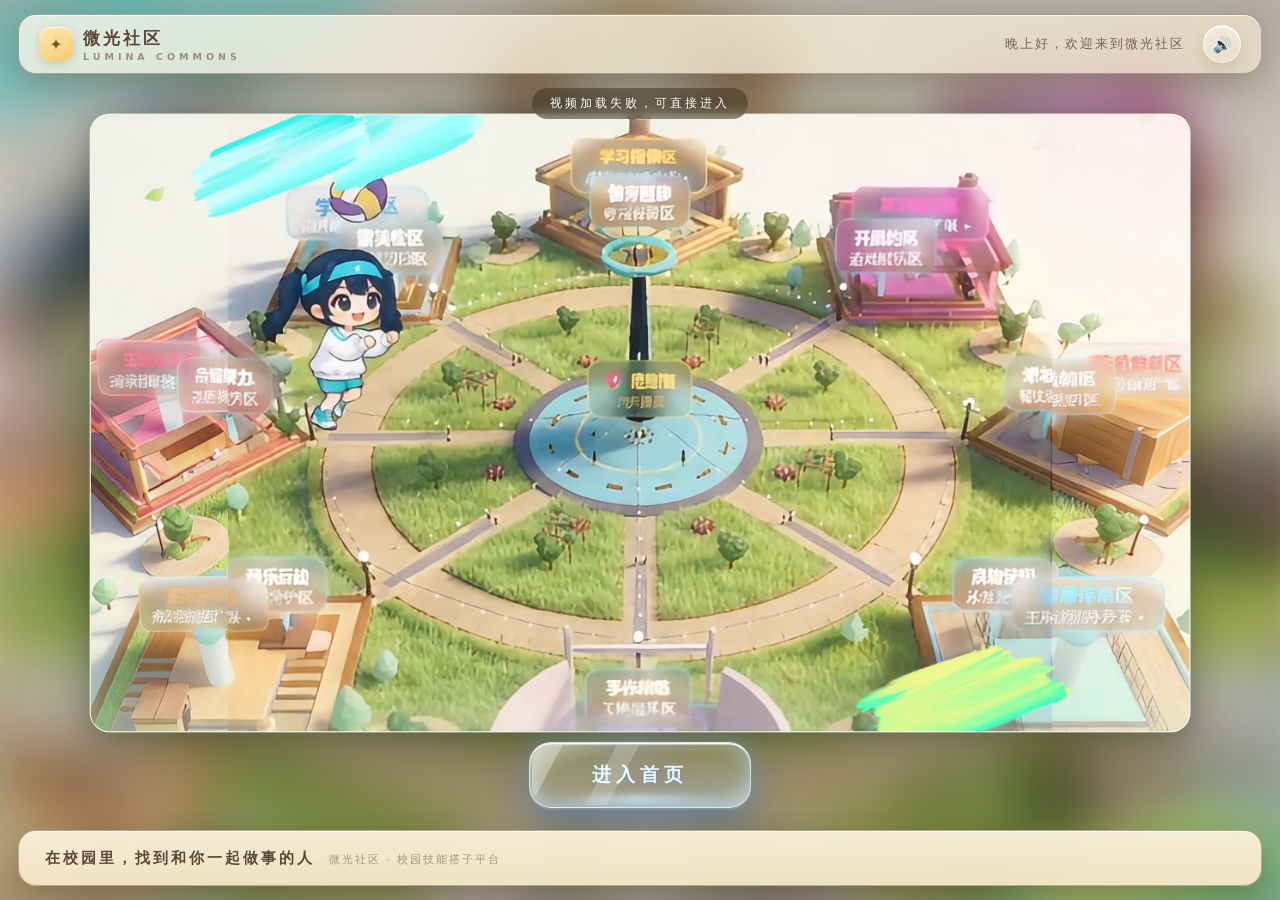
<file: index.html>
<!DOCTYPE html>
<html lang="zh">
<head>
<meta charset="UTF-8">
<meta name="viewport" content="width=device-width, initial-scale=1.0">
<title>微光社区 · Lumina Commons</title>
<link rel="stylesheet" href="./css/site.css">
<link rel="stylesheet" href="./css/intro.css">
</head>
<body data-nav="home">

<!-- ============ 首页 · 社区漫游视频（电影卡片：模糊铺底 + 清晰居中卡片） ============ -->
<!-- 结构：全屏模糊视频铺底（氛围）｜ 居中清晰视频卡片（≈70%，1440p 高清）｜ 顶栏（毛玻璃）｜
     品牌字（开场淡出）｜ 冰块按钮「进入首页」（约 3s 浮现）｜ 底栏（标语）。
     主视频默认带声音自动播放；若浏览器拦截自动播放，则静音起播并在首次点击时恢复声音。
     双击本文件也能看视频；只有进沙盘才需要「启动服务器.bat」。 -->
<section id="intro">

  <!-- 铺底：同画面模糊放大，只做氛围，始终静音 -->
  <video id="ivblur" src="./assets/intro/community-tour.mp4" poster="./assets/intro/community-tour-poster.jpg"
         muted playsinline loop preload="auto" autoplay aria-hidden="true"></video>

  <!-- 清晰卡片：主视频，带声音 -->
  <video id="ivmain" src="./assets/intro/community-tour.mp4" poster="./assets/intro/community-tour-poster.jpg"
         playsinline loop preload="auto" autoplay></video>

  <!-- 顶栏：毛玻璃 -->
  <header class="itop">
    <div class="itop-brand">
      <span class="itop-logo">✦</span>
      <span class="itop-name">微光社区<em>LUMINA COMMONS</em></span>
    </div>
    <div class="itop-hello" id="ihello">晚上好</div>
    <div class="itop-ops">
      <button id="isound" type="button" title="声音开关" aria-label="声音开关">�</button>
    </div>
  </header>

  <!-- 品牌字：开场显示，按钮出现时淡出 -->
  <div id="ititle"><b>微光社区</b><span>LUMINA COMMONS · 八个分区</span></div>

  <!-- 冰块按钮「进入首页」 -->
  <button id="ienter" type="button">进入首页</button>

  <!-- 底栏：米黄实底，只留标语 -->
  <footer class="ibot">
    <div class="ibot-slogan">在校园里，找到和你一起做事的人<em>微光社区 · 校园技能搭子平台</em></div>
  </footer>

  <div id="ihint">视频正在播放 · 可随时进入</div>
</section>

<!-- 普通脚本（不是 module）：file:// 直开也能执行 -->
<script src="./js/hero.js" defer></script>
</body>
</html>
</file>
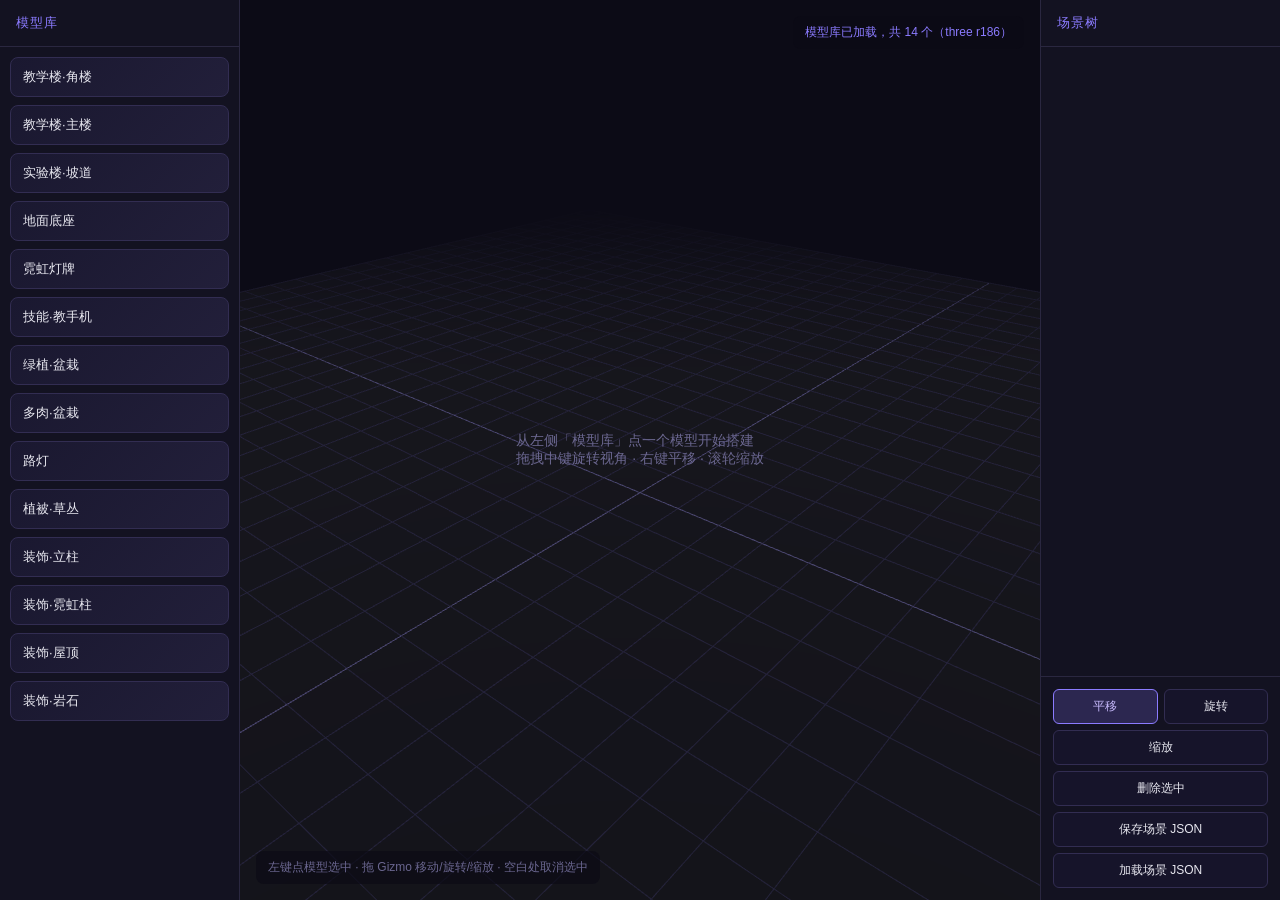
<file: editor.html>
<!DOCTYPE html>
<html lang="zh" data-page-node-id="N2aqR5gWehX20u9BvhV2W8">
<head data-page-node-id="98AGTXjCkkFvrneOEPPluV">
<meta charset="utf-8" data-page-node-id="ErSrtepNCxbjfE2y4zygSh" />
<meta name="viewport" content="width=device-width, initial-scale=1" data-page-node-id="nEUlxSCajYy2EwM6SX8cwG" />
<title>校园沙盘 · 拖拽编辑器</title>
<style>
  * { box-sizing: border-box; margin: 0; padding: 0; }
  html, body { height: 100%; font-family: -apple-system, "PingFang SC", "Microsoft YaHei", sans-serif; background: #0c0b16; color: #e8e8f0; overflow: hidden; }
  #app { display: flex; height: 100vh; }
  #left, #right { width: 240px; background: rgba(20,18,34,0.95); border-right: 1px solid #2a2740; display: flex; flex-direction: column; }
  #right { border-right: none; border-left: 1px solid #2a2740; }
  #viewport { flex: 1; position: relative; }
  #viewport canvas { display: block; }
  .panel-title { padding: 14px 16px; font-size: 13px; letter-spacing: 1px; color: #8b7bff; text-transform: uppercase; border-bottom: 1px solid #2a2740; }
  #library { padding: 10px; overflow-y: auto; flex: 1; }
  .model-btn { display: block; width: 100%; margin-bottom: 8px; padding: 10px 12px; text-align: left; font-size: 13px; color: #e8e8f0; background: linear-gradient(135deg, #1a1830, #221f3a); border: 1px solid #322d52; border-radius: 8px; cursor: pointer; transition: .15s; }
  .model-btn:hover { border-color: #8b7bff; background: linear-gradient(135deg, #221f3a, #2c2750); }
  #tree { padding: 10px; overflow-y: auto; flex: 1; }
  .tree-item { padding: 8px 10px; font-size: 12px; border-radius: 6px; cursor: pointer; margin-bottom: 4px; background: #16142a; border: 1px solid transparent; }
  .tree-item:hover { background: #1f1c38; }
  .tree-item.active { border-color: #8b7bff; background: #281f4d; color: #c9bcff; }
  #tools { padding: 12px; border-top: 1px solid #2a2740; display: flex; flex-wrap: wrap; gap: 6px; }
  .tool-btn { flex: 1 1 40%; padding: 8px 0; font-size: 12px; color: #e8e8f0; background: #16142a; border: 1px solid #322d52; border-radius: 6px; cursor: pointer; }
  .tool-btn:hover { border-color: #8b7bff; }
  .tool-btn.active { background: #2c2750; border-color: #8b7bff; color: #c9bcff; }
  .tool-btn.wide { flex-basis: 100%; }
  #hint { position: absolute; left: 16px; bottom: 16px; font-size: 12px; color: #6b6790; background: rgba(12,11,22,0.7); padding: 8px 12px; border-radius: 8px; pointer-events: none; }
  #status { position: absolute; right: 16px; top: 16px; font-size: 12px; color: #8b7bff; background: rgba(12,11,22,0.7); padding: 8px 12px; border-radius: 8px; }
  #overlay { position: absolute; inset: 0; display: flex; align-items: center; justify-content: center; flex-direction: column; gap: 8px; color: #6b6790; font-size: 14px; pointer-events: none; }
  #errbar { position: absolute; top: 0; left: 0; right: 0; background: #c0392b; color: #fff; font-size: 12px; padding: 8px 14px; display: none; z-index: 99; white-space: pre-wrap; }
</style>
<script type="importmap">
{
  "imports": {
    "three": "/three_lib/build/three.module.js",
    "three/addons/": "/three_lib/jsm/"
  }
}
</script>
</head>
<body data-page-node-id="YSq9ab2HgPUlEUezDT5xHP">
<div id="app" data-page-node-id="UDYjuZbIlsXDbIAo25xNYS">
  <div id="left" data-page-node-id="FbULXATe1AtqIdXXJxun0X">
    <div class="panel-title" data-page-node-id="CDJvJY24XLfje6b7bpzNF8">模型库</div>
    <div id="library" data-page-node-id="VOWzTL1e7EClLNgDAd0K2Q"></div>
  </div>
  <div id="viewport" data-page-node-id="YwV1phSOTJn0YUIcvDJAlb">
    <div id="errbar" data-page-node-id="vntsPkNStqCmORo4L6sEbl"></div>
    <div id="status" data-page-node-id="4wAanzdTZTRnBcEej88Pbw">初始化…</div>
    <div id="overlay" data-page-node-id="mo42LXtTdBMYO9VQotOlvB">从左侧「模型库」点一个模型开始搭建<br data-page-node-id="9kvFYRCbgz6OQWCtefGVbH"/>拖拽中键旋转视角 · 右键平移 · 滚轮缩放</div>
    <div id="hint" data-page-node-id="1H1kxwB2e6fMtiFgRlocND">左键点模型选中 · 拖 Gizmo 移动/旋转/缩放 · 空白处取消选中</div>
  </div>
  <div id="right" data-page-node-id="Tl9UX4dhWC6o0CSTeTcA2z">
    <div class="panel-title" data-page-node-id="Vei41he6kSARHI03ufPB9C">场景树</div>
    <div id="tree" data-page-node-id="kmEXuJvmHspxE4rwOwCQFJ"></div>
    <div id="tools" data-page-node-id="gJfTXTtGWpGgz8s1aMFrk4">
      <button class="tool-btn active" id="btnMove" data-page-node-id="bIFQ5hMuvRMvFhg7JXCBnc">平移</button>
      <button class="tool-btn" id="btnRotate" data-page-node-id="KHbh6WMkyIgGtgHL9CflhL">旋转</button>
      <button class="tool-btn" id="btnScale" data-page-node-id="RRpfMUjckpsinQeOu9Mxkx">缩放</button>
      <button class="tool-btn wide" id="btnDelete" data-page-node-id="8SjroAAOavknIap12PN2Ka">删除选中</button>
      <button class="tool-btn wide" id="btnSave" data-page-node-id="zvo6F8p30Aa7TK5d5LA8EF">保存场景 JSON</button>
      <button class="tool-btn wide" id="btnLoad" data-page-node-id="2wp4sKEpBozsmsE0UJ7zrL">加载场景 JSON</button>
      <input type="file" id="fileInput" accept="application/json" style="display:none" data-page-node-id="CgY3vKZIeaAHmXAfbMzzce" />
    </div>
  </div>
</div>

<script>
// 全局错误可见化：任何加载/运行错误都显示在顶部红条
(function () {
  const bar = document.getElementById('errbar');
  function show(msg) { bar.style.display = 'block'; bar.textContent = '⚠ 出错: ' + msg; }
  window.addEventListener('error', (e) => show((e.message || e.error || '未知错误') + (e.filename ? '\n@ ' + e.filename + ':' + e.lineno : '')));
  window.addEventListener('unhandledrejection', (e) => show('Promise: ' + (e.reason && e.reason.message ? e.reason.message : e.reason)));
  window.__showErr = show;
})();
</script>

<script type="module">
import * as THREE from 'three';
import { OrbitControls } from 'three/addons/controls/OrbitControls.js';
import { TransformControls } from 'three/addons/controls/TransformControls.js';
import { GLTFLoader } from 'three/addons/loaders/GLTFLoader.js';

document.getElementById('status').textContent = 'three r' + THREE.REVISION + ' 已载入';

const container = document.getElementById('viewport');
const statusEl = document.getElementById('status');
const setStatus = (t) => { statusEl.textContent = t; };
const overlay = document.getElementById('overlay');

const scene = new THREE.Scene();
scene.background = new THREE.Color(0x0c0b16);
scene.fog = new THREE.Fog(0x0c0b16, 40, 90);

const camera = new THREE.PerspectiveCamera(55, container.clientWidth / container.clientHeight, 0.1, 1000);
camera.position.set(20, 18, 24);

const renderer = new THREE.WebGLRenderer({ antialias: true });
renderer.setSize(container.clientWidth, container.clientHeight);
renderer.setPixelRatio(Math.min(2, window.devicePixelRatio));
renderer.shadowMap.enabled = true;
renderer.shadowMap.type = THREE.PCFSoftShadowMap;
container.appendChild(renderer.domElement);

const orbit = new OrbitControls(camera, renderer.domElement);
orbit.target.set(0, 2, 0);
orbit.enableDamping = true;
orbit.maxPolarAngle = Math.PI / 2.05;

scene.add(new THREE.AmbientLight(0xffffff, 0.55));
const dir = new THREE.DirectionalLight(0xffffff, 1.3);
dir.position.set(20, 35, 12);
dir.castShadow = true;
dir.shadow.mapSize.set(2048, 2048);
dir.shadow.camera.left = -40; dir.shadow.camera.right = 40;
dir.shadow.camera.top = 40; dir.shadow.camera.bottom = -40;
scene.add(dir);
scene.add(new THREE.HemisphereLight(0x88aaff, 0x14121f, 0.5));

const grid = new THREE.GridHelper(80, 40, 0x4a4670, 0x24223a);
scene.add(grid);
const ground = new THREE.Mesh(
  new THREE.PlaneGeometry(80, 80),
  new THREE.MeshStandardMaterial({ color: 0x0e0d18, roughness: 1, metalness: 0 })
);
ground.rotation.x = -Math.PI / 2;
ground.position.y = -0.02;
ground.receiveShadow = true;
scene.add(ground);

// TransformControls 兼容（0.186 需 getHelper() 才加入场景）
const tcontrol = new TransformControls(camera, renderer.domElement);
const tHelper = (tcontrol.getHelper && tcontrol.getHelper()) ? tcontrol.getHelper() : tcontrol;
scene.add(tHelper);
tcontrol.addEventListener('dragging-changed', (e) => { orbit.enabled = !e.value; });
tcontrol.setMode('translate');

const raycaster = new THREE.Raycaster();
const pointer = new THREE.Vector2();
const editable = [];
let selected = null;
const nameMap = new Map();

const loader = new GLTFLoader();

function normalizeAndAdd(root, transform) {
  const box = new THREE.Box3().setFromObject(root);
  const size = box.getSize(new THREE.Vector3());
  const maxDim = Math.max(size.x, size.y, size.z) || 1;
  root.scale.setScalar(7 / maxDim);
  const box2 = new THREE.Box3().setFromObject(root);
  const center = box2.getCenter(new THREE.Vector3());
  root.position.sub(center);
  root.position.y += box2.getSize(new THREE.Vector3()).y / 2;
  root.traverse((n) => { if (n.isMesh) { n.castShadow = true; n.receiveShadow = true; } });
  if (transform) {
    root.position.fromArray(transform.position);
    root.rotation.fromArray(transform.rotation);
    root.scale.fromArray(transform.scale);
  }
  scene.add(root);
  editable.push(root);
  overlay.style.display = 'none';
  select(root);
  refreshTree();
}

function addModel(file, transform) {
  setStatus('加载中: ' + file);
  loader.load(
    '/assets/glb/' + file,
    (gltf) => {
      const root = gltf.scene;
      root.userData.modelFile = file;
      normalizeAndAdd(root, transform);
      setStatus('已添加: ' + (nameMap.get(file) || file));
    },
    undefined,
    (err) => { console.error(err); setStatus('加载失败: ' + file); window.__showErr && window.__showErr('GLB 加载失败: ' + file); }
  );
}

function select(obj) {
  selected = obj;
  tcontrol.attach(obj);
  refreshTree();
}
function deselect() {
  selected = null;
  tcontrol.detach();
  refreshTree();
}

renderer.domElement.addEventListener('click', (e) => {
  if (tcontrol.axis) return;
  const rect = renderer.domElement.getBoundingClientRect();
  pointer.x = ((e.clientX - rect.left) / rect.width) * 2 - 1;
  pointer.y = -((e.clientY - rect.top) / rect.height) * 2 + 1;
  raycaster.setFromCamera(pointer, camera);
  const hits = raycaster.intersectObjects(editable, true);
  if (hits.length) {
    let o = hits[0].object;
    while (o.parent && !editable.includes(o)) o = o.parent;
    select(o);
  } else {
    deselect();
  }
});

function refreshTree() {
  const tree = document.getElementById('tree');
  tree.innerHTML = '';
  editable.forEach((o, i) => {
    const div = document.createElement('div');
    div.className = 'tree-item' + (o === selected ? ' active' : '');
    div.textContent = (i + 1) + '. ' + (nameMap.get(o.userData.modelFile) || o.userData.modelFile);
    div.onclick = () => select(o);
    tree.appendChild(div);
  });
  if (!editable.length) tree.innerHTML = '<div style="color:#6b6790;font-size:12px;padding:8px">暂无模型，请从左侧添加</div>';
}

document.getElementById('btnMove').onclick = (e) => { tcontrol.setMode('translate'); setActive(e.target); };
document.getElementById('btnRotate').onclick = (e) => { tcontrol.setMode('rotate'); setActive(e.target); };
document.getElementById('btnScale').onclick = (e) => { tcontrol.setMode('scale'); setActive(e.target); };
function setActive(btn) {
  document.querySelectorAll('#tools .tool-btn').forEach((b) => b.classList.remove('active'));
  btn.classList.add('active');
}
document.getElementById('btnDelete').onclick = () => {
  if (!selected) return;
  scene.remove(selected);
  tcontrol.detach();
  const i = editable.indexOf(selected);
  if (i >= 0) editable.splice(i, 1);
  selected = null;
  refreshTree();
  if (!editable.length) overlay.style.display = 'flex';
  setStatus('已删除');
};
document.getElementById('btnSave').onclick = () => {
  const data = {
    version: 1,
    objects: editable.map((o) => ({
      model: o.userData.modelFile,
      position: o.position.toArray(),
      rotation: o.rotation.toArray(),
      scale: o.scale.toArray(),
    })),
  };
  const blob = new Blob([JSON.stringify(data, null, 2)], { type: 'application/json' });
  const a = document.createElement('a');
  a.href = URL.createObjectURL(blob);
  a.download = 'campus_scene.json';
  a.click();
  setStatus('已保存 ' + data.objects.length + ' 个对象');
};
const fileInput = document.getElementById('fileInput');
document.getElementById('btnLoad').onclick = () => fileInput.click();
fileInput.onchange = (e) => {
  const f = e.target.files[0];
  if (!f) return;
  const r = new FileReader();
  r.onload = () => {
    try {
      const data = JSON.parse(r.result);
      editable.slice().forEach((o) => scene.remove(o));
      editable.length = 0;
      deselect();
      (data.objects || []).forEach((o) => addModel(o.model, o));
      setStatus('已加载场景');
      overlay.style.display = 'none';
    } catch (err) { setStatus('JSON 解析失败'); window.__showErr && window.__showErr('JSON 解析失败'); }
  };
  r.readAsText(f);
};

// 内联清单（兜底，不依赖网络 manifest）
const FALLBACK = [
  { file: "chromatic-chaos__Building_Corner_01.glb", name: "教学楼·角楼" },
  { file: "chromatic-chaos__Building_Rect_01.glb",   name: "教学楼·主楼" },
  { file: "chromatic-chaos__Building_Vapor_Ramp_01.glb", name: "实验楼·坡道" },
  { file: "chromatic-chaos__Floor_Vapor_01.glb",     name: "地面底座" },
  { file: "chromatic-chaos__Frame_Neon_Vapor_01.glb", name: "霓虹灯牌" },
  { file: "chromatic-chaos__CellPhone_Retro.glb",    name: "技能·教手机" },
  { file: "chromatic-chaos__Pot_Vapor_01.glb",       name: "绿植·盆栽" },
  { file: "chromatic-chaos__Pot_Retro_03.glb",       name: "多肉·盆栽" },
  { file: "tomb-chaser-2__ElectricPost01_Art.glb",   name: "路灯" },
  { file: "tomb-chaser-2__Grass01_Art.glb",          name: "植被·草丛" },
  { file: "tomb-chaser-2__Column01_Art.glb",         name: "装饰·立柱" },
  { file: "tomb-chaser-2__Column_Vapor_01.glb",      name: "装饰·霓虹柱" },
  { file: "tomb-chaser-2__TempleRoof01_Art.glb",     name: "装饰·屋顶" },
  { file: "tomb-chaser-2__Rock01_Art.glb",           name: "装饰·岩石" }
];

function buildLibrary(models) {
  const lib = document.getElementById('library');
  lib.innerHTML = '';
  models.forEach((mod) => {
    nameMap.set(mod.file, mod.name);
    const btn = document.createElement('button');
    btn.className = 'model-btn';
    btn.textContent = mod.name;
    btn.onclick = () => addModel(mod.file);
    lib.appendChild(btn);
  });
  setStatus('模型库已加载，共 ' + models.length + ' 个（three r' + THREE.REVISION + '）');
}

// 优先用 manifest，失败用内联兜底
fetch('/assets/glb/manifest.json')
  .then((r) => { if (!r.ok) throw new Error('HTTP ' + r.status); return r.json(); })
  .then((m) => buildLibrary(m.models && m.models.length ? m.models : FALLBACK))
  .catch(() => buildLibrary(FALLBACK));

function onResize() {
  camera.aspect = container.clientWidth / container.clientHeight;
  camera.updateProjectionMatrix();
  renderer.setSize(container.clientWidth, container.clientHeight);
}
window.addEventListener('resize', onResize);

function animate() {
  requestAnimationFrame(animate);
  orbit.update();
  renderer.render(scene, camera);
}
animate();
</script>
</body>
</html>
</file>
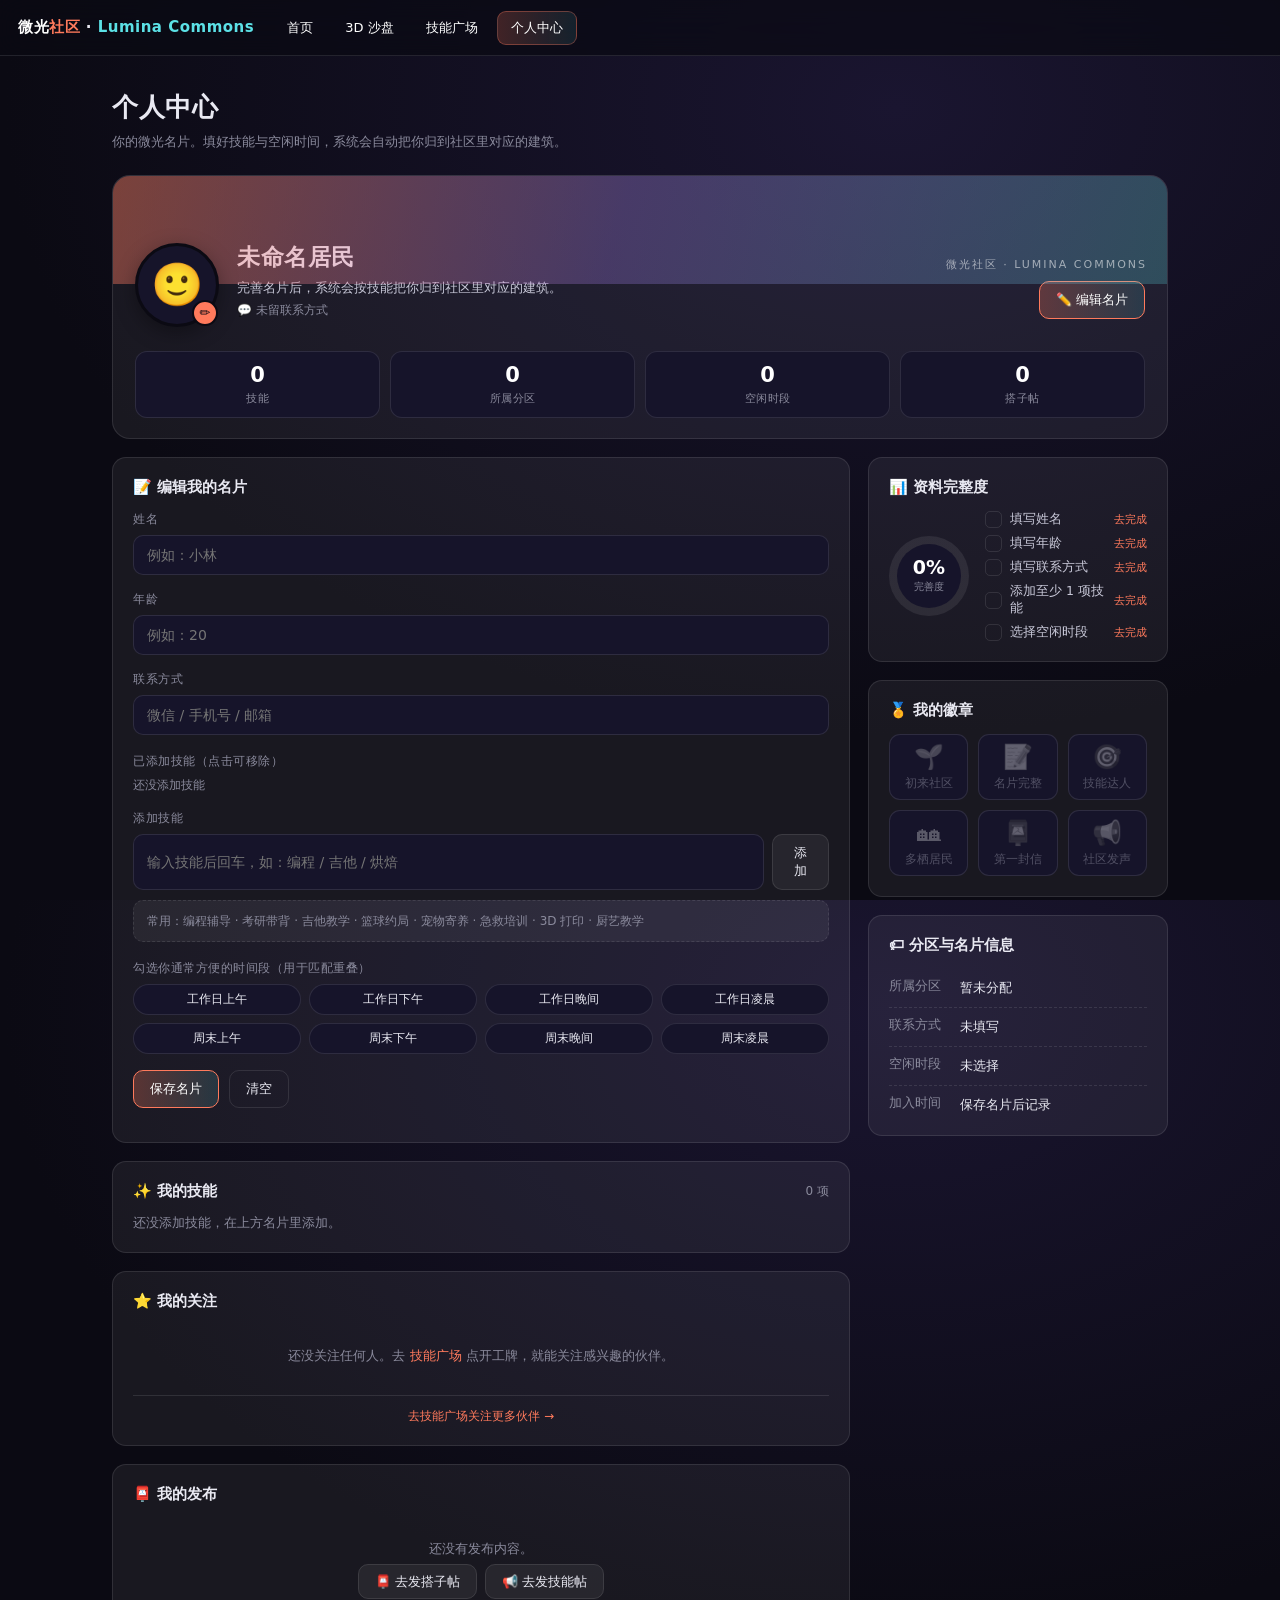
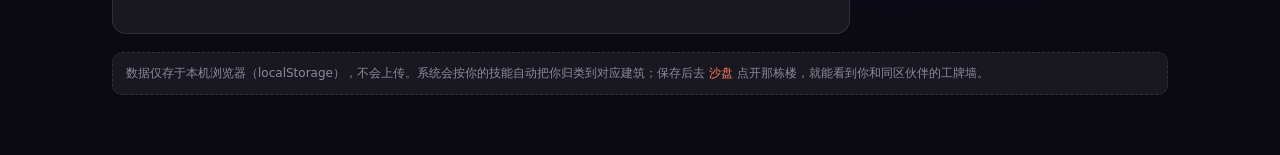
<file: profile.html>
<!DOCTYPE html>
<html lang="zh">
<head>
<meta charset="UTF-8">
<meta name="viewport" content="width=device-width, initial-scale=1.0">
<title>个人中心 · 微光社区</title>
<link rel="stylesheet" href="./css/site.css">
<style>
/* ============ 个人中心专属样式（pf- 前缀，避免与全站类冲突） ============ */
.pf{max-width:1100px}

/* 注意：这里不能用 overflow:hidden —— 否则头像选择面板（含"上传照片"按钮）
   会被裁在头卡内部，用户看不到按钮。改用给封面单独加圆角来实现同样的裁切效果。 */
.pf-hero{background:var(--panel);border:1px solid var(--line);border-radius:18px;position:relative}
.pf-cover{height:108px;background:linear-gradient(105deg,rgba(255,122,92,.42),rgba(179,136,255,.26) 48%,rgba(92,225,230,.24));
  position:relative;border-radius:17px 17px 0 0}
.pf-cover::after{content:'微光社区 · LUMINA COMMONS';position:absolute;right:20px;bottom:12px;
  font-size:11px;letter-spacing:2px;color:rgba(255,255,255,.55)}
.pf-hero-body{display:flex;align-items:flex-end;gap:18px;padding:0 22px;margin-top:-42px}
.pf-avatar{width:84px;height:84px;border-radius:50%;flex:none;background:var(--panel-solid);
  border:3px solid var(--bg);display:flex;align-items:center;justify-content:center;font-size:42px;
  box-shadow:0 6px 20px rgba(0,0,0,.35);cursor:pointer;position:relative;transition:.15s}
  .pf-avatar:hover{border-color:var(--accent);transform:scale(1.05)}
  .pf-avatar .pen{position:absolute;right:-2px;bottom:-2px;width:26px;height:26px;border-radius:50%;
  background:var(--accent);color:#0b0a13;display:flex;align-items:center;justify-content:center;
  font-size:13px;border:2px solid var(--bg)}
  /* 头像选择弹层 */
  .pf-avatar-picker{position:absolute;left:0;top:calc(100% + 8px);z-index:30;
  background:var(--panel);border:1px solid var(--line);border-radius:14px;padding:14px;
  box-shadow:0 16px 40px rgba(0,0,0,.55);display:none;width:300px}
  .pf-avatar-picker.show{display:block;animation:afpop .18s ease}
  .pf-avatar-picker .ap-title{font-size:12px;color:var(--muted);margin-bottom:10px}
  .pf-avatar-grid{display:grid;grid-template-columns:repeat(8,1fr);gap:6px}
  .pf-avatar-grid button{width:32px;height:32px;border-radius:8px;border:1px solid transparent;
  background:var(--panel-solid);font-size:18px;cursor:pointer;transition:.1s;
  display:flex;align-items:center;justify-content:center}
  .pf-avatar-grid button:hover{border-color:var(--accent);transform:scale(1.12)}
  .pf-avatar-grid button.on{border-color:var(--accent);background:var(--accent);color:#0b0a13}
  .pf-avatar-face{width:100%;height:100%;display:flex;align-items:center;justify-content:center;
    border-radius:50%;overflow:hidden;font-size:42px}
  .pf-avatar-upload{width:100%;margin-top:10px;padding:8px;border:1px dashed var(--line);border-radius:9px;
    background:var(--panel-solid);color:var(--text);font-size:12px;cursor:pointer;font-family:inherit;transition:.15s}
  .pf-avatar-upload:hover{border-color:var(--accent);color:var(--accent)}
.pf-hero-info{flex:1;min-width:0;padding-bottom:8px}
.pf-name-row{display:flex;align-items:center;gap:10px;flex-wrap:wrap}
.pf-name-row h1{font-size:23px;font-weight:700;letter-spacing:.5px}
.pf-age-badge{font-size:12px;color:var(--accent2);border:1px solid rgba(92,225,230,.35);
  background:rgba(92,225,230,.1);border-radius:999px;padding:2px 10px}
.pf-sign{font-size:13px;color:#c8c8d8;margin-top:5px;line-height:1.6;
  overflow:hidden;text-overflow:ellipsis;white-space:nowrap}
.pf-contact{font-size:12px;color:var(--muted);margin-top:3px}
.pf-hero-body .btn{flex:none;margin-bottom:8px}
.pf-stats{display:grid;grid-template-columns:repeat(4,1fr);gap:10px;padding:18px 22px 20px;margin-top:6px}
.pf-stat{background:var(--panel-solid);border:1px solid var(--line);border-radius:12px;
  padding:11px 8px;text-align:center}
.pf-stat .v{font-size:21px;font-weight:700;color:#fff;line-height:1.2}
.pf-stat .k{font-size:11px;color:var(--muted);margin-top:3px;letter-spacing:.5px}

/* —— 双栏骨架 —— */
.pf-layout{display:grid;grid-template-columns:1fr 300px;gap:18px;margin-top:18px;align-items:start}
.pf-main{display:flex;flex-direction:column;gap:18px;min-width:0}
.pf-rail{display:flex;flex-direction:column;gap:18px;min-width:0}
.pf-card{background:var(--panel);border:1px solid var(--line);border-radius:var(--radius);padding:20px}
.pf-card h2{font-size:15px;font-weight:600;display:flex;align-items:center;gap:8px;margin-bottom:14px}
.pf-card h2 .cnt{margin-left:auto;font-size:12px;color:var(--muted);font-weight:400}
.pf-card h2 .more{font-size:12px;color:var(--accent);font-weight:400}
.pf-card h2 .more:hover{text-decoration:underline}

/* —— ③ 技能展示砖 —— */
.pf-skill-grid{display:flex;flex-wrap:wrap;gap:9px}
.pf-skill-tile{font-size:13px;background:var(--panel-solid);border:1px solid var(--line);
  border-radius:10px;padding:8px 13px;color:var(--text)}
.pf-skill-tile b{color:var(--warn);margin-right:5px}

/* —— 成员行（「我的关注」列表用） —— */
.pf-friend{display:flex;align-items:center;gap:11px;padding:9px 10px;border-radius:11px;
  transition:.15s;cursor:pointer}
.pf-friend:hover{background:var(--panel-solid)}
.pf-friend .fa{width:40px;height:40px;flex:none;border-radius:50%;background:var(--panel-solid);
  border:1px solid var(--line);display:flex;align-items:center;justify-content:center;font-size:20px}
.pf-friend .fn{font-size:13.5px;font-weight:600}
.pf-friend .fz{font-size:11px;color:var(--muted);margin-top:2px;line-height:1.5}
.pf-footlink{display:block;text-align:center;font-size:12px;color:var(--accent);
  border-top:1px solid var(--line);padding-top:12px;margin-top:8px}
.pf-footlink:hover{text-decoration:underline}

/* —— 我的关注（列表） —— */
.pf-friend .fcol{flex:1;min-width:0;display:flex;flex-direction:column}
.pf-friend .fcol .fn,.pf-friend .fcol .fz{display:block}
.pf-unfollow{flex:none;font-size:11px;color:var(--muted);background:transparent;
  border:1px solid var(--line);border-radius:8px;padding:5px 11px;cursor:pointer;
  font-family:inherit;transition:.15s}
.pf-unfollow:hover{color:#ff5c5c;border-color:#ff5c5c;background:rgba(255,92,92,.1)}

/* —— ⑤ 我的发布 —— */
.pf-pub{display:block;border:1px solid var(--line);border-radius:11px;padding:11px 13px;
  margin-bottom:9px;transition:.15s}
.pf-pub:hover{border-color:rgba(255,122,92,.4);background:var(--panel-solid)}
.pf-pub .pt{font-size:13.5px;font-weight:600;line-height:1.5}
.pf-pub .pd{font-size:12px;color:var(--muted);line-height:1.6;margin-top:4px;
  display:-webkit-box;-webkit-line-clamp:2;-webkit-box-orient:vertical;overflow:hidden}
.pf-pub .pm{margin-top:8px;display:flex;gap:6px;flex-wrap:wrap;align-items:center}
.pf-pub .pm .tm{margin-left:auto;font-size:11px;color:var(--muted)}
.pf-pubsub{font-size:12px;color:var(--accent2);letter-spacing:.5px;margin:14px 0 8px}
.pf-pubsub:first-child{margin-top:0}

/* —— ⑥ 资料完整度 —— */
.pf-ringrow{display:flex;align-items:center;gap:16px}
.pf-ring{width:80px;height:80px;border-radius:50%;flex:none;position:relative;
  background:conic-gradient(var(--accent) 0deg,rgba(255,255,255,.08) 0deg)}
.pf-ring::before{content:'';position:absolute;inset:8px;border-radius:50%;background:var(--panel-solid)}
.pf-ring .rv{position:absolute;inset:0;display:flex;flex-direction:column;align-items:center;justify-content:center}
.pf-ring .rv b{font-size:19px;font-weight:700;color:#fff;line-height:1}
.pf-ring .rv small{font-size:10px;color:var(--muted);margin-top:3px}
.pf-checks{flex:1;display:flex;flex-direction:column;gap:7px;min-width:0}
.pf-check{display:flex;align-items:center;gap:8px;font-size:12.5px;color:#c8c8d8}
.pf-check .box{width:17px;height:17px;flex:none;border-radius:5px;border:1px solid var(--line);
  display:flex;align-items:center;justify-content:center;font-size:10px;color:#0b0a13}
.pf-check.ok .box{background:var(--ok);border-color:var(--ok)}
.pf-check .go{margin-left:auto;font-size:11px;color:var(--accent);cursor:pointer;white-space:nowrap}
.pf-check .go:hover{text-decoration:underline}

/* —— ⑦ 徽章 —— */
.pf-badges{display:grid;grid-template-columns:repeat(3,1fr);gap:10px}
.pf-badge{text-align:center;padding:10px 4px 8px;border-radius:11px;
  background:var(--panel-solid);border:1px solid var(--line);position:relative;
  cursor:help;transition:transform .18s ease,box-shadow .18s ease,border-color .18s ease}
.pf-badge .bi{font-size:24px;line-height:1}
.pf-badge .bt{font-size:11.5px;font-weight:600;margin-top:6px;line-height:1.4}
.pf-badge.off .bi{opacity:.32;filter:grayscale(1)}
.pf-badge.off .bt{color:var(--muted);font-weight:400;opacity:.5}

/* 点亮的徽章：悬停时放大 + 颜色突出 + 闪一下后恢复 */
.pf-badge:not(.off):hover{transform:scale(1.16);border-color:var(--accent);
  box-shadow:0 0 0 2px var(--accent),0 8px 24px rgba(255,122,92,.35);
  animation:badgePop .5s ease}
@keyframes badgePop{
  0%{transform:scale(1)}
  35%{transform:scale(1.22);box-shadow:0 0 0 3px var(--accent),0 0 20px rgba(255,122,92,.55)}
  70%{transform:scale(1.14)}
  100%{transform:scale(1.16)}
}
.pf-badge:not(.off):hover .bi{filter:drop-shadow(0 0 6px var(--accent))}

/* 新点亮徽章：跳两下 + 逐渐涂抹上色 + 贴回原位 */
.pf-badge.just-lit{animation:badgeJustLit 1.4s cubic-bezier(.34,1.56,.64,1) forwards;z-index:5}
@keyframes badgeJustLit{
  0%{transform:scale(1) translateY(0);filter:grayscale(1);opacity:.32}
  12%{transform:scale(1.28) translateY(-10px);filter:grayscale(.7);opacity:.6}
  24%{transform:scale(1.05) translateY(0);filter:grayscale(.5);opacity:.7}
  40%{transform:scale(1.26) translateY(-8px);filter:grayscale(.25);opacity:.85}
  56%{transform:scale(1.08) translateY(0);filter:grayscale(.1);opacity:.9}
  72%{transform:scale(1.16) translateY(-4px);filter:grayscale(0);opacity:1;
    box-shadow:0 0 0 3px var(--accent),0 0 24px rgba(255,122,92,.6)}
  88%{transform:scale(1.02) translateY(0);box-shadow:0 0 0 1px var(--accent),0 4px 12px rgba(255,122,92,.2)}
  100%{transform:scale(1) translateY(0);filter:grayscale(0);opacity:1;box-shadow:none}
}

/* 悬停说明 tooltip */
.pf-badge .bm-tip{position:absolute;bottom:calc(100% + 8px);left:50%;transform:translateX(-50%);
  background:var(--panel-solid,#1b1f1d);border:1px solid var(--line);border-radius:10px;
  padding:8px 12px;width:200px;font-size:11.5px;font-weight:400;line-height:1.6;
  color:#c8c8d8;text-align:center;z-index:20;opacity:0;pointer-events:none;
  transition:opacity .15s ease;box-shadow:0 10px 28px rgba(0,0,0,.5);
  filter:none!important}
.pf-badge:hover .bm-tip{opacity:1}
.pf-badge .bm-tip::after{content:'';position:absolute;top:100%;left:50%;
  transform:translateX(-50%);border:5px solid transparent;border-top-color:var(--line)}
.pf-badge .bm-tip b{display:block;font-size:12px;font-weight:600;color:var(--text);margin-bottom:3px}
.pf-badge .bm-tip .cond{color:var(--muted)}
.pf-badge:not(.off) .bm-tip .cond{color:var(--ok,#6fbf6f)}

/* —— ⑧ 分区与名片信息 —— */
.pf-info-row{display:flex;align-items:flex-start;gap:9px;font-size:12.5px;
  padding:9px 0;border-bottom:1px dashed var(--line)}
.pf-info-row:last-child{border-bottom:none;padding-bottom:0}
.pf-info-row .ik{color:var(--muted);flex:none;min-width:62px}
.pf-info-row .iv{color:var(--text);line-height:1.6;word-break:break-all}
.pf-info-row .iv a{color:var(--accent)}
.pf-zones{display:flex;flex-wrap:wrap;gap:6px}

@media (max-width:960px){
  .pf-layout{grid-template-columns:1fr}
  .pf-stats{grid-template-columns:repeat(2,1fr)}
  .pf-hero-body{flex-wrap:wrap}
  .pf-hero-body .btn{margin-bottom:10px}
}
</style>
</head>
<body data-nav="profile">
<script>
/* 防呆守卫：file:// 双击打开时 ES Module 会被浏览器拦截 → 白屏。见 index.html 说明。 */
if (location.protocol === 'file:') {
  document.addEventListener('DOMContentLoaded', function () {
    var d = document.createElement('div');
    d.style.cssText = 'position:fixed;inset:0;z-index:99999;background:#16121f;color:#fff;display:flex;align-items:center;justify-content:center;padding:40px;font:14px/1.9 system-ui,"Microsoft YaHei",sans-serif;overflow:auto';
    d.innerHTML = '<div style="max-width:640px">'
      + '<div style="font-size:36px">⚠️</div>'
      + '<h2 style="margin:12px 0 16px;font-size:21px">这个页面不能直接双击打开</h2>'
      + '<p style="color:#b9b4c8">当前地址是 <code style="color:#ff7a5c">file://</code> 协议，浏览器会拦截 ES 模块脚本，所以页面加载不出来——文件本身没坏。</p>'
      + '<p style="color:#b9b4c8;margin-top:16px"><b style="color:#5ce1e6">正确打开方式：</b>双击项目里的 <b style="color:#fff">启动服务器.bat</b>，再访问 <code style="color:#ff7a5c">http://localhost:8000/index.html</code></p>'
      + '</div>';
    document.body.appendChild(d);
  });
}
</script>

<div class="wrap pf">
  <h1 class="page-title">个人中心</h1>
  <p class="page-sub">你的微光名片。填好技能与空闲时间，系统会自动把你归到社区里对应的建筑。</p>

  <!-- ① 个人主页头卡 -->
  <section class="pf-hero" style="margin-top:22px">
    <div class="pf-cover"></div>
    <div class="pf-hero-body">
      <div class="pf-avatar" id="pf-avatar" title="点击换头像"><span class="pf-avatar-face" id="pf-avatar-face">🙂</span><span class="pen">✏</span>
        <div class="pf-avatar-picker" id="pf-avatar-picker">
          <div class="ap-title">选一个 emoji，或上传自己的照片</div>
          <div class="pf-avatar-grid" id="pf-avatar-grid"></div>
          <button class="pf-avatar-upload" id="pf-avatar-upload" type="button">📷 上传照片</button>
          <input type="file" id="pf-avatar-file" accept="image/*" hidden>
        </div>
      </div>
      <div class="pf-hero-info">
        <div class="pf-name-row">
          <h1 id="pf-name">未命名居民</h1>
          <span class="pf-age-badge" id="pf-age" style="display:none"></span>
        </div>
        <div class="pf-sign" id="pf-sign">完善名片后，这里会显示你的社区身份。</div>
        <div class="pf-contact" id="pf-contact">💬 未留联系方式</div>
      </div>
      <button class="btn primary" id="pf-edit-btn">✏️ 编辑名片</button>
    </div>
    <div class="pf-stats">
      <div class="pf-stat"><div class="v" id="pf-st-skill">0</div><div class="k">技能</div></div>
      <div class="pf-stat"><div class="v" id="pf-st-zone">0</div><div class="k">所属分区</div></div>
      <div class="pf-stat"><div class="v" id="pf-st-free">0</div><div class="k">空闲时段</div></div>
      <div class="pf-stat"><div class="v" id="pf-st-letter">0</div><div class="k">搭子帖</div></div>
    </div>
  </section>

  <div class="pf-layout">
    <!-- ============ 左主栏 ============ -->
    <main class="pf-main">

      <!-- ② 编辑我的名片（保留原有全部表单功能，普通输入框） -->
      <section class="pf-card" id="pf-edit">
        <h2>📝 编辑我的名片</h2>

        <div class="field">
          <label>姓名</label>
          <input type="text" id="f-name" placeholder="例如：小林">
        </div>
        <div class="field">
          <label>年龄</label>
          <input type="number" id="f-age" placeholder="例如：20" min="0" max="120">
        </div>
        <div class="field">
          <label>联系方式</label>
          <input type="text" id="f-contact" placeholder="微信 / 手机号 / 邮箱">
        </div>

        <div class="field" style="margin-top:18px">
          <label>已添加技能（点击可移除）</label>
          <div class="chips" id="skill-chips"></div>
        </div>
        <div class="field">
          <label>添加技能</label>
          <div style="display:flex;gap:8px">
            <input type="text" id="f-skill" placeholder="输入技能后回车，如：编程 / 吉他 / 烘焙">
            <button class="btn" id="add-skill">添加</button>
          </div>
          <div class="hint">常用：编程辅导 · 考研带背 · 吉他教学 · 篮球约局 · 宠物寄养 · 急救培训 · 3D 打印 · 厨艺教学</div>
        </div>

        <div class="field" style="margin-top:18px">
          <label>勾选你通常方便的时间段（用于匹配重叠）</label>
          <div class="timegrid" id="time-chips"></div>
        </div>

        <div class="btn-row" style="margin-top:8px">
          <button class="btn primary" id="save">保存名片</button>
          <button class="btn ghost" id="reset">清空</button>
          <span id="saved" style="color:var(--ok);font-size:13px;align-self:center"></span>
        </div>
        <div id="zone-assign" style="margin-top:14px"></div>
      </section>

      <!-- ③ 我的技能 -->
      <section class="pf-card">
        <h2>✨ 我的技能 <span class="cnt" id="pf-skill-cnt">0 项</span></h2>
        <div class="pf-skill-grid" id="pf-skills">
          <span style="color:var(--muted);font-size:12.5px">还没添加技能，在上方名片里添加。</span>
        </div>
      </section>

      <!-- 我的关注 -->
      <section class="pf-card">
        <h2>⭐ 我的关注 <span class="cnt" id="pf-follow-cnt"></span></h2>
        <div id="pf-follows"></div>
        <a class="pf-footlink" href="./skills.html">去技能广场关注更多伙伴 →</a>
      </section>

      <!-- ⑤ 我的发布 -->
      <section class="pf-card">
        <h2>📮 我的发布 <span class="cnt" id="pf-pub-cnt"></span></h2>
        <div id="pf-pubs"></div>
      </section>

    </main>

    <!-- ============ 右侧栏 ============ -->
    <aside class="pf-rail">

      <!-- ⑥ 资料完整度 -->
      <section class="pf-card">
        <h2>📊 资料完整度</h2>
        <div class="pf-ringrow">
          <div class="pf-ring" id="pf-ring"><div class="rv"><b id="pf-ring-v">0%</b><small>完善度</small></div></div>
          <div class="pf-checks" id="pf-checks"></div>
        </div>
      </section>

      <!-- ⑦ 我的徽章 -->
      <section class="pf-card">
        <h2>🏅 我的徽章</h2>
        <div class="pf-badges" id="pf-badges"></div>
      </section>

      <!-- ⑧ 分区与名片信息 -->
      <section class="pf-card">
        <h2>🏷 分区与名片信息</h2>
        <div class="pf-info-row"><span class="ik">所属分区</span><span class="iv" id="pf-info-zones">暂未分配</span></div>
        <div class="pf-info-row"><span class="ik">联系方式</span><span class="iv" id="pf-info-contact">未填写</span></div>
        <div class="pf-info-row"><span class="ik">空闲时段</span><span class="iv" id="pf-info-free">未选择</span></div>
        <div class="pf-info-row"><span class="ik">加入时间</span><span class="iv" id="pf-info-joined">保存名片后记录</span></div>
      </section>

    </aside>
  </div>

  <div class="hint" style="margin-top:18px">数据仅存于本机浏览器（localStorage），不会上传。系统会按你的技能自动把你归类到对应建筑；保存后去 <a href="./sandbox.html" style="color:var(--accent)">沙盘</a> 点开那栋楼，就能看到你和同区伙伴的工牌墙。</div>
</div>

<script type="module">
  import { mountNav } from './js/nav.js';
  import { getProfile, saveProfile, upsertMe, getUsers, getLetters, getPosts, AVATAR_CHOICES, faceHTML, getFollows, toggleFollow } from './js/store.js';
  import { classifySkills, ZONE_BY_ID } from './js/zones.js';
  mountNav('profile');

  const ZONE_ICON = { 1:'📚', 2:'🎮', 3:'🍜', 4:'🏀', 5:'🎨', 8:'🐾', 9:'❤️', 10:'🧹' };
  const FREE_SLOTS = ['工作日上午','工作日下午','工作日晚间','工作日凌晨','周末上午','周末下午','周末晚间','周末凌晨'];

  const $ = id => document.getElementById(id);
  const esc = s => String(s == null ? '' : s).replace(/[&<>"']/g, c =>
    ({'&':'&amp;','<':'&lt;','>':'&gt;','"':'&quot;',"'":'&#39;'}[c]));
  const fmtTime = ts => {
    const d = new Date(ts);
    return `${d.getMonth() + 1}月${d.getDate()}日 ${String(d.getHours()).padStart(2,'0')}:${String(d.getMinutes()).padStart(2,'0')}`;
  };
  const zoneTag = z => `<span class="tag" style="border-color:${z.theme}66;color:${z.theme};background:${z.theme}1f">${esc(z.name)}</span>`;

  let p = getProfile();
  let skills = p.skills || [];
  let freeTime = p.freeTime || [];

  /* ---------- 表单内部交互（普通输入框） ---------- */
  function renderSkills() {
    const box = $('skill-chips'); box.innerHTML = '';
    skills.forEach((s, i) => {
      const c = document.createElement('span'); c.className = 'chip on';
      c.textContent = s + ' ✕';
      c.onclick = () => { skills.splice(i, 1); renderSkills(); };
      box.appendChild(c);
    });
    if (!skills.length) box.innerHTML = '<span style="color:var(--muted);font-size:12px">还没添加技能</span>';
  }
  function renderTime() {
    const box = $('time-chips'); box.innerHTML = '';
    FREE_SLOTS.forEach(s => {
      const c = document.createElement('span');
      c.className = 'chip' + (freeTime.includes(s) ? ' on' : '');
      c.textContent = s;
      c.onclick = () => {
        if (freeTime.includes(s)) freeTime = freeTime.filter(x => x !== s);
        else freeTime.push(s);
        renderTime();
      };
      box.appendChild(c);
    });
  }
  function addSkill() {
    const v = $('f-skill').value.trim();
    if (v && !skills.includes(v)) { skills.push(v); renderSkills(); }
    $('f-skill').value = '';
  }
  $('add-skill').onclick = addSkill;
  $('f-skill').addEventListener('keydown', e => { if (e.key === 'Enter') addSkill(); });

  // 头卡「编辑名片」→ 平滑滚到表单
  $('pf-edit-btn').onclick = () => {
    $('pf-edit').scrollIntoView({ behavior:'smooth', block:'start' });
    setTimeout(() => $('f-name').focus(), 450);
  };

  /* ---------- 派生数据 ---------- */
  function derived() {
    const zones = classifySkills(skills).map(id => ZONE_BY_ID[id]).filter(Boolean);
    const myLetters = getLetters().filter(l => l.mine);
    const myPosts = p.name ? getPosts().filter(x => x.author === p.name) : [];
    return { zones, myLetters, myPosts };
  }

  /* ---------- 头像选择（emoji 或上传照片） ---------- */
  const avatarGrid = $('pf-avatar-grid');
  const avatarPicker = $('pf-avatar-picker');
  const applyFace = (face) => {
    p.face = face;
    saveProfile(p);
    upsertMe();
    renderHero(derived());
  };
  AVATAR_CHOICES.forEach(f => {
    const b = document.createElement('button');
    b.textContent = f; b.dataset.f = f;
    b.onclick = (e) => {
      e.stopPropagation();
      applyFace(f);
      avatarGrid.querySelectorAll('button').forEach(x => x.classList.remove('on'));
      b.classList.add('on');
      setTimeout(() => avatarPicker.classList.remove('show'), 200);
    };
    avatarGrid.appendChild(b);
  });
  $('pf-avatar').onclick = (e) => {
    e.stopPropagation();
    avatarGrid.querySelectorAll('button').forEach(x => x.classList.toggle('on', x.dataset.f === (p.face || '🙂')));
    avatarPicker.classList.toggle('show');
  };
  document.addEventListener('click', (e) => {
    if (!$('pf-avatar').contains(e.target)) avatarPicker.classList.remove('show');
  });

  // 上传照片：居中裁成正方形并缩到 256px，转 jpeg dataURL 存进 face
  function fileToAvatar(file, size = 256) {
    return new Promise((res, rej) => {
      const url = URL.createObjectURL(file);
      const im = new Image();
      im.onload = () => {
        URL.revokeObjectURL(url);
        const s = Math.min(im.naturalWidth, im.naturalHeight);
        const sx = (im.naturalWidth - s) / 2, sy = (im.naturalHeight - s) / 2;
        const cv = document.createElement('canvas');
        cv.width = size; cv.height = size;
        cv.getContext('2d').drawImage(im, sx, sy, s, s, 0, 0, size, size);
        res(cv.toDataURL('image/jpeg', 0.85));
      };
      im.onerror = (e) => { URL.revokeObjectURL(url); rej(e); };
      im.src = url;
    });
  }
  const avatarFile = $('pf-avatar-file');
  $('pf-avatar-upload').onclick = (e) => { e.stopPropagation(); avatarFile.click(); };
  avatarFile.onchange = async () => {
    const f = avatarFile.files && avatarFile.files[0];
    avatarFile.value = '';
    if (!f) return;
    if (!f.type.startsWith('image/')) return;
    if (f.size > 8 * 1024 * 1024) { alert('图片太大了（限 8MB）'); return; }
    try {
      applyFace(await fileToAvatar(f));
      avatarPicker.classList.remove('show');
    } catch (err) { alert('这张图片读不出来，换一张试试'); }
  };

  /* ---------- ① 头卡 ---------- */
  function renderHero(d) {
    const face = p.face || (d.zones.length ? (ZONE_ICON[d.zones[0].id] || '🙂') : '🙂');
    $('pf-avatar-face').innerHTML = faceHTML(face);
    $('pf-name').textContent = p.name || '未命名居民';
    if (p.age) { $('pf-age').style.display = ''; $('pf-age').textContent = p.age + ' 岁'; }
    else $('pf-age').style.display = 'none';
    $('pf-sign').textContent = d.zones.length
      ? `${d.zones.map(z => z.name).join(' · ')}出没 · 擅长 ${skills.slice(0, 3).join('、') || '…'}`
      : '完善名片后，系统会按技能把你归到社区里对应的建筑。';
    $('pf-contact').textContent = '💬 ' + (p.contact || '未留联系方式');
    $('pf-st-skill').textContent = skills.length;
    $('pf-st-zone').textContent = d.zones.length;
    $('pf-st-free').textContent = freeTime.length;
    $('pf-st-letter').textContent = d.myLetters.length;
  }

  /* ---------- ③ 技能 ---------- */
  function renderSkillList() {
    $('pf-skill-cnt').textContent = skills.length + ' 项';
    $('pf-skills').innerHTML = skills.length
      ? skills.map((s, i) => `<span class="pf-skill-tile" title="第 ${i + 1} 项技能"><b>✦</b>${esc(s)}</span>`).join('')
      : '<span style="color:var(--muted);font-size:12.5px">还没添加技能，在上方名片里添加。</span>';
  }

  /* ---------- 我的关注 ---------- */
  function renderFollows() {
    const ids = getFollows();
    const box = $('pf-follows');
    $('pf-follow-cnt').textContent = ids.length ? ids.length + ' 位' : '';
    if (!ids.length) {
      box.innerHTML = '<div class="empty" style="padding:22px 0">还没关注任何人。去 '
        + '<a href="./skills.html" style="color:var(--accent)">技能广场</a> 点开工牌，就能关注感兴趣的伙伴。</div>';
      return;
    }
    const byId = {};
    getUsers().forEach(u => { byId[u.id] = u; });
    box.innerHTML = ids.map(id => {
      const u = byId[id];
      if (!u) return '';                       // 该成员已不在数据里（比如种子数据换代）
      const zid = (u.zones || [])[0] || '';
      const zn = zid ? (ZONE_BY_ID[zid] || {}).name : '';
      return `<div class="pf-friend" data-zone="${zid}">
        <span class="fa">${faceHTML(u.face)}</span>
        <span class="fcol"><span class="fn">${esc(u.name)}</span>
          <span class="fz">${zn ? esc(zn) : '未分区'}</span></span>
        <button class="pf-unfollow" data-uid="${esc(u.id)}" type="button">取消关注</button>
      </div>`;
    }).join('');
    // 点行 → 去该成员所在的分区工牌墙；点按钮 → 取消关注
    box.querySelectorAll('.pf-friend').forEach(el => {
      el.onclick = (e) => {
        if (e.target.closest('.pf-unfollow')) return;
        const zid = el.dataset.zone;
        location.href = zid ? `./skills.html?zone=${zid}` : './skills.html';
      };
    });
    box.querySelectorAll('.pf-unfollow').forEach(b => {
      b.onclick = (e) => { e.stopPropagation(); toggleFollow(b.dataset.uid); renderFollows(); };
    });
  }

  /* ---------- ⑤ 我的发布 ---------- */
  function renderPubs(d) {
    const box = $('pf-pubs');
    const total = d.myLetters.length + d.myPosts.length;
    $('pf-pub-cnt').textContent = total ? total + ' 条' : '';
    let html = '';
    if (d.myLetters.length) {
      html += '<div class="pf-pubsub">📮 搭子帖（投递在沙盘中央广场）</div>' + d.myLetters.slice(0, 4).map(l => {
        const z = ZONE_BY_ID[l.zone];
        return `<a class="pf-pub" href="./sandbox.html">
          <div class="pd">${esc(l.content)}</div>
          <div class="pm">${z ? zoneTag(z) : ''}<span class="tag ${l.type || 'want'}">${l.type === 'offer' ? '我能教' : (l.type === 'team' ? '我要组队' : '我想学')}</span>
          <span class="tm">${fmtTime(l.created)}</span></div></a>`;
      }).join('');
    }
    if (d.myPosts.length) {
      html += '<div class="pf-pubsub" style="' + (d.myLetters.length ? '' : 'margin-top:0') + '">📢 技能广场帖子</div>' + d.myPosts.slice(0, 4).map(x => {
        const z = ZONE_BY_ID[x.zone];
        return `<a class="pf-pub" href="./skills.html">
          <div class="pt">${esc(x.title)}</div>
          ${x.desc ? `<div class="pd">${esc(x.desc)}</div>` : ''}
          <div class="pm"><span class="tag ${x.type || 'want'}">${x.type === 'offer' ? '能教' : (x.type === 'team' ? '组队' : '想学')}</span>
          ${z ? zoneTag(z) : ''}<span class="tm">${fmtTime(x.created)}</span></div></a>`;
      }).join('');
    }
    if (!html) {
      html = '<div class="empty" style="padding:22px 0">还没有发布内容。<br><br>'
        + '<a class="btn" href="./sandbox.html" style="margin-right:8px">📮 去发搭子帖</a>'
        + '<a class="btn" href="./skills.html">📢 去发技能帖</a></div>';
    }
    box.innerHTML = html;
  }

  /* ---------- ⑥ 完整度 ---------- */
  const COMPLETE_ITEMS = [
    { label:'填写姓名', ok:() => !!p.name, target:'f-name' },
    { label:'填写年龄', ok:() => !!p.age, target:'f-age' },
    { label:'填写联系方式', ok:() => !!p.contact, target:'f-contact' },
    { label:'添加至少 1 项技能', ok:() => skills.length >= 1, target:'f-skill' },
    { label:'选择空闲时段', ok:() => freeTime.length >= 1, target:'time-chips' },
  ];
  function renderComplete() {
    const done = COMPLETE_ITEMS.filter(it => it.ok()).length;
    const pct = Math.round(done / COMPLETE_ITEMS.length * 100);
    $('pf-ring-v').textContent = pct + '%';
    $('pf-ring').style.background = `conic-gradient(var(--accent) ${pct * 3.6}deg, rgba(255,255,255,.08) 0deg)`;
    $('pf-checks').innerHTML = COMPLETE_ITEMS.map((it, i) => {
      const ok = it.ok();
      return `<div class="pf-check ${ok ? 'ok' : ''}">
        <span class="box">${ok ? '✓' : ''}</span>${esc(it.label)}
        ${ok ? '' : `<span class="go" data-go="${i}">去完成</span>`}</div>`;
    }).join('');
    $('pf-checks').querySelectorAll('.go').forEach(g => {
      g.onclick = () => {
        const t = $(COMPLETE_ITEMS[Number(g.dataset.go)].target);
        $('pf-edit').scrollIntoView({ behavior:'smooth', block:'center' });
        setTimeout(() => { if (t && t.focus) t.focus(); }, 450);
      };
    });
  }

  /* ---------- ⑦ 徽章（规则实时计算，不放假徽章） ---------- */
  // 追踪上次徽章状态：检测"刚点亮"的徽章 → 触发上色弹跳动画
  const badgePrev = {};
  function renderBadges(d) {
    const set = [
      { ic:'🌱', t:'初来社区', desc:'保存一次名片即点亮', cond:'保存过名片', on:!!p.joinedAt },
      { ic:'📝', t:'名片完整', desc:'5 项资料全部填齐：姓名/年龄/联系方式/技能/空闲时段', cond:'完整度 100%', on:d_pct100() },
      { ic:'🎯', t:'技能达人', desc:'在名片里添加至少 3 项技能', cond:`已添 ${skills.length} / 3 项`, on:skills.length >= 3 },
      { ic:'🏘', t:'多栖居民', desc:'技能覆盖至少 2 个不同分区（如运动+艺术）', cond:`已入 ${d.zones.length} / 2 区`, on:d.zones.length >= 2 },
      { ic:'📮', t:'第一封信', desc:'在沙盘中央广场投递第一封搭子帖', cond:`已投 ${d.myLetters.length} / 1 封`, on:d.myLetters.length >= 1 },
      { ic:'📢', t:'社区发声', desc:'在技能广场发布第一条帖子（能教/想学）', cond:`已发 ${d.myPosts.length} / 1 条`, on:d.myPosts.length >= 1 },
    ];
    function d_pct100(){ return COMPLETE_ITEMS.every(it => it.ok()); }
    // 找出刚点亮的徽章（上次未点亮/没记录 + 这次已点亮）
    const justLit = new Set();
    set.forEach(b => {
      const was = badgePrev[b.t];
      if (b.on && !was) justLit.add(b.t);
      badgePrev[b.t] = b.on;
    });
    $('pf-badges').innerHTML = set.map(b => {
      const cls = [b.on ? '' : 'off', justLit.has(b.t) ? 'just-lit' : ''].filter(Boolean).join(' ');
      return `<div class="pf-badge ${cls}">
        <div class="bm-tip"><b>${esc(b.t)}</b>${b.on ? '✅ 已点亮' : '⏳ 未点亮'}<br>
          <span class="cond">${b.on ? '已达成：' : '达成条件：'}${esc(b.cond)}</span><br>
          <span style="color:var(--muted);font-size:11px">${esc(b.desc)}</span></div>
        <div class="bi">${b.ic}</div><div class="bt">${esc(b.t)}</div></div>`;
    }).join('');
    // 动画结束后移除 just-lit class（避免下次重复触发）
    setTimeout(() => {
      $('pf-badges').querySelectorAll('.just-lit').forEach(el => el.classList.remove('just-lit'));
    }, 1500);
  }

  /* ---------- ⑧ 信息 ---------- */
  function renderInfo(d) {
    $('pf-info-zones').innerHTML = d.zones.length
      ? `<span class="pf-zones">${d.zones.map(zoneTag).join('')}</span>`
      : '暂未分配';
    $('pf-info-contact').textContent = p.contact || '未填写';
    $('pf-info-free').textContent = freeTime.length ? freeTime.join('、') : '未选择';
    $('pf-info-joined').textContent = p.joinedAt
      ? new Date(p.joinedAt).toLocaleDateString('zh-CN', { year:'numeric', month:'long', day:'numeric' })
      : '保存名片后记录';
  }

  /* ---------- 总渲染 ---------- */
  function renderAll() {
    const d = derived();
    renderHero(d);
    renderSkillList();
    renderFollows();
    renderPubs(d);
    renderComplete();
    renderBadges(d);
    renderInfo(d);
  }

  /* ---------- 初始化 ---------- */
  $('f-name').value = p.name || '';
  $('f-age').value = p.age || '';
  $('f-contact').value = p.contact || '';
  renderSkills(); renderTime(); renderAll();

  /* ---------- 保存 / 清空 ---------- */
  $('save').onclick = () => {
    p = {
      name: $('f-name').value.trim(),
      age: $('f-age').value.trim(),
      contact: $('f-contact').value.trim(),
      skills, freeTime,
      face: p.face || '',                    // 保留已选头像（emoji 或上传照片），否则保存后会变回默认
      joinedAt: p.joinedAt || Date.now(),   // 首次保存时记下加入时间
    };
    saveProfile(p);
    upsertMe(); // 把本人按技能归入对应建筑
    const zoneIds = classifySkills(skills);
    const box = $('zone-assign');
    if (zoneIds.length) {
      box.innerHTML = `<div class="assign-card">
        <div class="at">🏷 你的技能把你分到了 ${zoneIds.length} 栋建筑</div>
        <div class="az">${zoneIds.map(id => zoneTag(ZONE_BY_ID[id])).join('')}</div>
        <div class="ah">去 <a href="./sandbox.html" style="color:var(--accent)">沙盘</a> 点开对应建筑，看你和同区伙伴的工牌墙 →</div>
      </div>`;
    } else {
      box.innerHTML = `<div class="assign-card"><div class="at">暂未匹配到分区</div>
        <div class="ah">技能里加上如「篮球 / 吉他 / 烘焙 / 3D 建模」等关键词，系统才能把你分到对应建筑。</div></div>`;
    }
    $('saved').textContent = '✓ 已保存 ' + new Date().toLocaleTimeString();
    renderAll();
  };
  $('reset').onclick = () => {
    if (!confirm('确定清空本机名片？')) return;
    skills = []; freeTime = [];
    $('f-name').value = ''; $('f-age').value = ''; $('f-contact').value = '';
    renderSkills(); renderTime();
    p = { name:'', age:'', contact:'', skills:[], freeTime:[] };
    saveProfile(p);
    upsertMe();
    $('zone-assign').innerHTML = '';
    $('saved').textContent = '已清空';
    renderAll();
  };
</script>
</body>
</html>
</file>
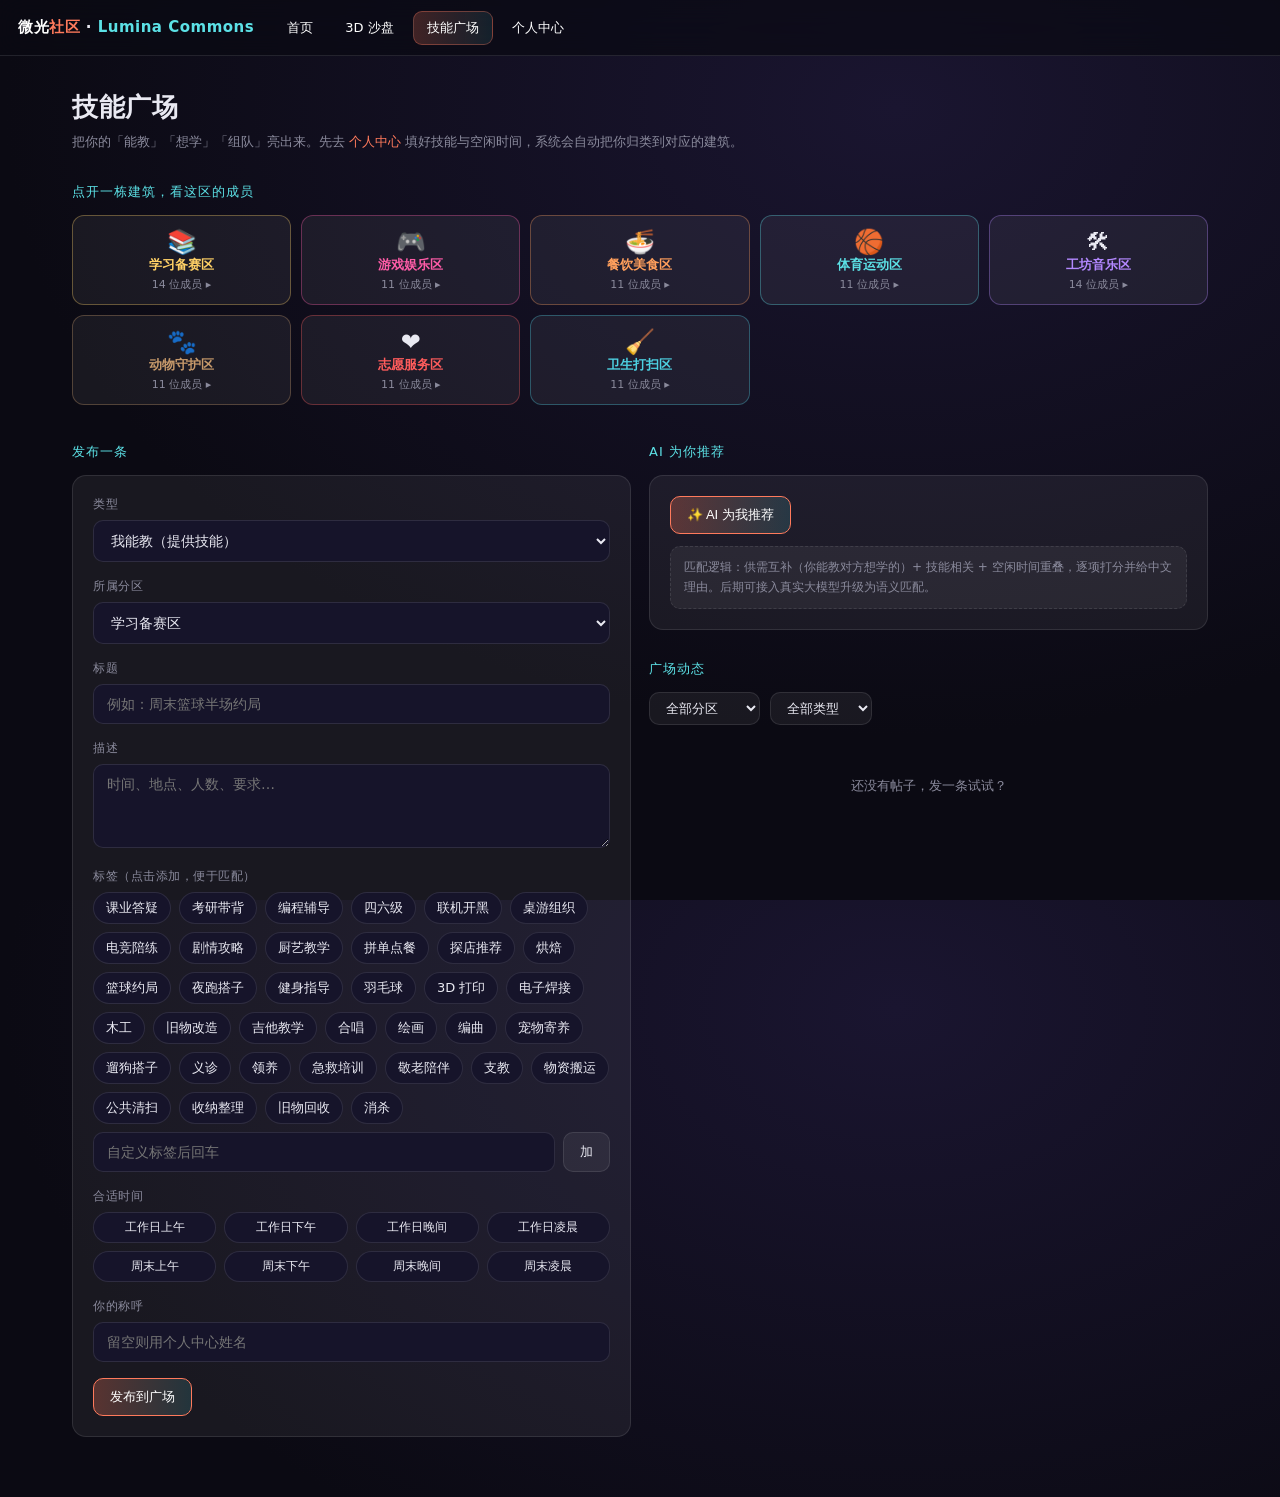
<file: skills.html>
<!DOCTYPE html>
<html lang="zh">
<head>
<meta charset="UTF-8">
<meta name="viewport" content="width=device-width, initial-scale=1.0">
<title>技能广场 · 微光社区</title>
<link rel="stylesheet" href="./css/site.css">
<style>
  /* ---------- 模式 C：信封墙（?envelopes=1） ---------- */
  #envelopemode{max-width:1180px;margin:0 auto;padding:26px 22px 70px}
  .ew-head{margin-bottom:22px}
  .ew-title{font-size:24px;font-weight:700;letter-spacing:1px}
  .ew-sub{color:var(--muted);font-size:13px;margin-top:6px;line-height:1.7}
  .ew-bar{display:flex;gap:10px;flex-wrap:wrap;margin-top:16px;align-items:center}
  .ew-input{background:var(--panel-solid);border:1px solid var(--line);color:var(--text);
    border-radius:10px;padding:10px 13px;font-size:14px;font-family:inherit;outline:none}
  .ew-input:focus{border-color:var(--accent)}
  .ew-bar input[type=text]{width:240px}
  .ew-back{display:flex;gap:10px;margin-top:14px;flex-wrap:wrap}
  .ew-back a{display:inline-block;font-size:12px;color:var(--accent2);
    border:1px solid rgba(92,225,230,.35);padding:7px 15px;border-radius:9px;transition:.15s}
  .ew-back a:hover{background:rgba(92,225,230,.12)}

  .ew-grid{display:grid;grid-template-columns:repeat(auto-fill,minmax(230px,1fr));gap:18px}
  .ew-env{position:relative;aspect-ratio:1.62/1;border-radius:12px;padding:16px 18px;overflow:hidden;
    background:linear-gradient(160deg,var(--c,#d8a86b),color-mix(in srgb,var(--c,#d8a86b) 70%,#7a4b1e));
    box-shadow:0 16px 38px rgba(0,0,0,.42);cursor:pointer;transition:.18s;display:flex;flex-direction:column;justify-content:flex-end}
  .ew-env:hover{transform:translateY(-4px);box-shadow:0 22px 50px rgba(0,0,0,.5),0 0 0 1px var(--c,#fff)}
  .ew-env .ew-flap{position:absolute;inset:0;clip-path:polygon(0 0,50% 54%,100% 0);
    background:linear-gradient(180deg,color-mix(in srgb,var(--c,#d8a86b) 120%,#fff 22%),color-mix(in srgb,var(--c,#d8a86b) 80%,#000 14%));opacity:.92}
  .ew-env .ew-zone{position:relative;font-size:13px;font-weight:700;color:#fff;margin-bottom:4px}
  .ew-env .ew-hint{position:relative;font-size:11px;color:rgba(255,255,255,.82);margin-bottom:8px}
  .ew-env .ew-kw{position:relative;display:flex;flex-wrap:wrap;gap:6px}
  .ew-env .ew-kw .tag{background:rgba(255,255,255,.22);color:#fff;border-color:rgba(255,255,255,.4);margin:0}

  /* 拆信详情弹层 */
  #ew-detail{position:fixed;inset:0;z-index:300;display:none;align-items:center;justify-content:center}
  #ew-detail .backdrop{position:absolute;inset:0;background:rgba(5,4,12,.74);backdrop-filter:blur(7px)}
  #ew-detail .ewd-stage{position:relative;width:min(94vw,560px);max-height:92vh;overflow:auto;
    display:flex;align-items:center;justify-content:center;padding:20px}
  .ewd-letter{position:relative;width:100%;max-width:540px;background:linear-gradient(180deg,#fbf7ec,#f2ebd7);
    border-radius:6px;box-shadow:0 34px 90px rgba(0,0,0,.62);padding:36px 44px 30px;color:#3a3428}
  .ewd-letter::before{content:'';position:absolute;left:42px;top:24px;bottom:24px;width:1px;background:rgba(198,66,58,.22)}
  .ewd-letter::after{content:'';position:absolute;inset:0;border-radius:6px;pointer-events:none;
    background:repeating-linear-gradient(180deg,transparent,transparent 31px,rgba(90,120,150,.13) 32px)}
  .ewd-zone{font-family:var(--font-brush);font-size:17px;letter-spacing:3px;text-align:center;
    color:#8a6d3b;margin-bottom:16px;font-weight:600;position:relative;z-index:1}
  .ewd-content{font-family:'KaiTi','STKaiti','FangSong',serif;font-size:20px;line-height:2.05;
    color:#2b2b33;white-space:pre-wrap;word-break:break-all;position:relative;z-index:1;min-height:80px}
  .ewd-kw{margin-top:16px;display:flex;flex-wrap:wrap;gap:7px;position:relative;z-index:1}
  .ewd-meta{margin-top:14px;font-size:13px;color:#6b5a38;position:relative;z-index:1}
  .ewd-close{display:block;margin:18px auto 0;background:transparent;color:#6b5a38;border:1px solid rgba(120,96,50,.3);
    border-radius:9px;padding:8px 18px;font-size:13px;cursor:pointer;position:relative;z-index:2}
</style>
</head>
<body data-nav="skills">
<script>
/* 防呆守卫：file:// 双击打开时 ES Module 会被浏览器拦截 → 白屏。见 index.html 说明。 */
if (location.protocol === 'file:') {
  document.addEventListener('DOMContentLoaded', function () {
    var d = document.createElement('div');
    d.style.cssText = 'position:fixed;inset:0;z-index:99999;background:#16121f;color:#fff;display:flex;align-items:center;justify-content:center;padding:40px;font:14px/1.9 system-ui,"Microsoft YaHei",sans-serif;overflow:auto';
    d.innerHTML = '<div style="max-width:640px">'
      + '<div style="font-size:36px">⚠️</div>'
      + '<h2 style="margin:12px 0 16px;font-size:21px">这个页面不能直接双击打开</h2>'
      + '<p style="color:#b9b4c8">当前地址是 <code style="color:#ff7a5c">file://</code> 协议，浏览器会拦截 ES 模块脚本，所以页面加载不出来——文件本身没坏。</p>'
      + '<p style="color:#b9b4c8;margin-top:16px"><b style="color:#5ce1e6">正确打开方式：</b>双击项目里的 <b style="color:#fff">启动服务器.bat</b>，再访问 <code style="color:#ff7a5c">http://localhost:8000/index.html</code></p>'
      + '</div>';
    document.body.appendChild(d);
  });
}
</script>
<div class="wrap">
  <h1 class="page-title" id="ptitle">技能广场</h1>
  <p class="page-sub" id="psub">把你的「能教」「想学」「组队」亮出来。先去 <a href="./profile.html" style="color:var(--accent)">个人中心</a> 填好技能与空闲时间，系统会自动把你归类到对应的建筑。</p>

  <!-- 全局模式：10 区建筑入口 -->
  <div id="zdoor-wrap"></div>

  <!-- ===== 模式 B：分区成员工牌墙（?zone=N） ===== -->
  <div id="zonemode" class="zonewall" style="display:none"></div>

  <!-- ===== 模式 C：信封墙（?envelopes=1，由沙盘 AI 寻友助手跳转而来） ===== -->
  <div id="envelopemode" style="display:none"></div>

  <!-- 拆信详情弹层（模式 C 用） -->
  <div id="ew-detail">
    <div class="backdrop" data-ew-close></div>
    <div class="ewd-stage">
      <div class="ewd-letter">
        <div class="ewd-zone"></div>
        <div class="ewd-content"></div>
        <div class="ewd-kw"></div>
        <div class="ewd-meta"></div>
        <button class="ewd-close" data-ew-close>← 回到信封墙</button>
      </div>
    </div>
  </div>

  <!-- ===== 模式 A：全站技能广场 ===== -->
  <div id="plazamode">
  <div class="grid cols-2" style="align-items:start">
    <!-- 左侧：发布 -->
    <div>
      <div class="section-h">发布一条</div>
      <div class="card">
        <div class="field">
          <label>类型</label>
          <select id="f-type">
            <option value="offer">我能教（提供技能）</option>
            <option value="want">我想学（求带）</option>
            <option value="team">我要组队（找伙伴一起做）</option>
          </select>
        </div>
        <div class="field">
          <label>所属分区</label>
          <select id="f-zone"></select>
        </div>
        <div class="field">
          <label>标题</label>
          <input type="text" id="f-title" placeholder="例如：周末篮球半场约局">
        </div>
        <div class="field">
          <label>描述</label>
          <textarea id="f-desc" placeholder="时间、地点、人数、要求…"></textarea>
        </div>
        <div class="field">
          <label>标签（点击添加，便于匹配）</label>
          <div class="chips" id="tag-chips"></div>
          <div style="display:flex;gap:8px;margin-top:8px">
            <input type="text" id="f-tag" placeholder="自定义标签后回车">
            <button class="btn" id="add-tag">加</button>
          </div>
        </div>
        <div class="field">
          <label>合适时间</label>
          <div class="timegrid" id="time-chips"></div>
        </div>
        <div class="field">
          <label>你的称呼</label>
          <input type="text" id="f-author" placeholder="留空则用个人中心姓名">
        </div>
        <button class="btn primary" id="publish">发布到广场</button>
      </div>
    </div>

    <!-- 右侧：信息流 + AI -->
    <div>
      <div class="section-h">AI 为你推荐</div>
      <div class="card" style="margin-bottom:18px">
        <button class="btn primary" id="ai-btn">✨ AI 为我推荐</button>
        <div id="ai-out" style="margin-top:12px"></div>
        <div class="hint">匹配逻辑：供需互补（你能教对方想学的）+ 技能相关 + 空闲时间重叠，逐项打分并给中文理由。后期可接入真实大模型升级为语义匹配。</div>
      </div>

      <div class="section-h">广场动态</div>
      <div class="btn-row" style="margin-bottom:12px">
        <select id="filter-zone" class="btn" style="padding:7px 12px"></select>
        <select id="filter-type" class="btn" style="padding:7px 12px">
          <option value="">全部类型</option>
          <option value="offer">仅看·能教</option>
          <option value="want">仅看·想学</option>
          <option value="team">仅看·组队</option>
        </select>
      </div>
      <div id="feed"></div>
    </div>
  </div>
  </div>
</div>

<script type="module">
  import { mountNav } from './js/nav.js';
  import { ZONES, ZONE_BY_ID } from './js/zones.js';
  import { getPosts, addPost, removePost, getProfile, getMe, usersInZone, getLetters, isFollowing, toggleFollow, faceHTML } from './js/store.js';
  import { aiMatchSkills } from './js/ai.js';
  import { attachTypewriter } from './js/typewriter.js';
  mountNav('skills');

  const FREE_SLOTS = ['工作日上午','工作日下午','工作日晚间','工作日凌晨','周末上午','周末下午','周末晚间','周末凌晨'];
  const TAG_POOL = [...new Set(ZONES.flatMap(z => z.skills))];
  const ZONE_ICON = { 1:'📚', 2:'🎮', 3:'🍜', 4:'🏀', 5:'🛠', 6:'🎸', 7:'🌿', 8:'🐾', 9:'❤️', 10:'🧹' };
  const $ = id => document.getElementById(id);
  const esc = s => (s || '').replace(/[&<>]/g, c => ({'&':'&amp;','<':'&lt;','>':'&gt;'}[c]));
  // 帖子类型中文名（三类：能教 / 想学 / 组队）
  const typeName = (t, long) => t === 'offer' ? (long ? '我能教' : '能教')
    : t === 'team' ? (long ? '我要组队' : '组队') : (long ? '我想学' : '想学');

  // ============ 模式分流 ============
  const params = new URLSearchParams(location.search);
  const qZone = params.get('zone');
  const zoneId = (qZone && ZONE_BY_ID[Number(qZone)]) ? Number(qZone) : null;
  const qEnv = params.get('envelopes');     // 模式 C：信封墙（沙盘 AI 寻友助手跳转）
  const qKw = params.get('kw') || '';

  if (qEnv) {
    renderEnvelopeWall(qKw, zoneId);
  } else if (zoneId) {
    renderZoneWall(zoneId);
    // 工牌墙整页滚动吸附（每页最多 5 张工牌）
    document.documentElement.classList.add('snap-y');
  } else {
    renderZoneDoors();
  }

  // ============ 模式 A：分区建筑入口条 ============
  function renderZoneDoors() {
    const wrap = $('zdoor-wrap');
    wrap.innerHTML = `<div class="section-h">点开一栋建筑，看这区的成员</div>
      <div class="zdoor">${ZONES.map(z => {
        const n = usersInZone(z.id).length;
        return `<a href="./skills.html?zone=${z.id}" style="border-color:${z.theme}55">
          <div style="font-size:24px">${ZONE_ICON[z.id]}</div>
          <div class="n" style="color:${z.theme}">${z.name}</div>
          <div class="c">${n} 位成员 ▸</div></a>`;
      }).join('')}</div>`;
  }

  // ============ 模式 B：成员工牌墙（滚动掉落） ============
  function renderZoneWall(zid) {
    const z = ZONE_BY_ID[zid];
    // 切到工牌墙视图
    $('ptitle').style.display = 'none';
    $('psub').style.display = 'none';
    $('zdoor-wrap').style.display = 'none';
    $('plazamode').style.display = 'none';
    const box = $('zonemode');
    box.style.display = 'block';

    const users = usersInZone(zid);
    const pages = buildPages(users); // 每页最多 5 张工牌（页内 3 + 2 两行）

    box.innerHTML = `
      <div class="badge-intro">
        <div class="zw-head">
          <div style="font-size:44px">${ZONE_ICON[zid]}</div>
          <div class="zt" style="color:${z.theme}">${z.name}</div>
          <div class="zd">${z.desc}</div>
          <div class="zc">
            <a class="zw-back" href="./sandbox.html">← 回到沙盘</a>
            <a class="zw-back" href="./skills.html">全站技能广场</a>
          </div>
        </div>
        <div class="zw-tip">共 ${users.length} 位成员 · <b>每页最多 5 张工牌</b>，向下滚动整页翻动 ▾</div>
      </div>
      <div id="badges"></div>
      ${users.length ? '' : `<div class="empty">这个建筑还没人。去 <a href="./profile.html" style="color:var(--accent)">个人中心</a> 填上技能，系统会把你归到这里。</div>`}
    `;

    const holder = $('badges');
    pages.forEach(pg => {
      const pageEl = document.createElement('div');
      pageEl.className = 'badge-page';
      // 页内分行：把该页人数摊平成 1~2 行（每行最多 3 张），避免出现"3 + 1"这种空半排
      splitRows(pg).forEach(row => {
        const rowEl = document.createElement('div');
        rowEl.className = 'badge-row';
        rowEl.dataset.cols = String(row.length);
        rowEl.innerHTML = row.map(u => badgeHTML(u, z)).join('');
        pageEl.appendChild(rowEl);
      });
      holder.appendChild(pageEl);
    });

    // 行进入视口时，整排工牌错峰掉落 + 微摆后停住
    const io = new IntersectionObserver(entries => {
      entries.forEach(e => {
        if (!e.isIntersecting) return;
        e.target.querySelectorAll('.badge').forEach((b, bi) => {
          b.style.animationDelay = (bi * 0.13) + 's';
          b.classList.add('in');
        });
        io.unobserve(e.target);
      });
    }, { threshold: 0.12, rootMargin: '0px 0px -6% 0px' });

    box.querySelectorAll('.badge-row').forEach(r => io.observe(r));

    // 点工牌 → 展开名片浮层（联系方式/技能/分区），不再跳转聊天页
    const byId = {};
    users.forEach(u => { byId[u.id] = u; });
    holder.querySelectorAll('.card-work[data-uid]').forEach(c => {
      const u = byId[c.dataset.uid];
      if (!u) return;
      c.onclick = () => showBadgeCard(u);
    });
  }

  // 每页固定 5 张工牌，页内 3 + 2 两行（用户要求：第一行 3、第二行 2，以此类推）。
  // 最后一页放剩余人数（可能不足 5）。
  function buildPages(users, perPage = 5) {
    const pages = [];
    for (let i = 0; i < users.length; i += perPage) {
      pages.push(users.slice(i, i + perPage));
    }
    return pages;
  }

  // 页内分行：第一行固定 3 张（不足 3 张时全放第一行），其余进第二行。
  // 5 → 3+2、4 → 3+1、3 → 3、2 → 2、1 → 1
  function splitRows(page) {
    if (page.length <= 3) return [page];
    return [page.slice(0, 3), page.slice(3)];
  }

  function badgeHTML(u, z) {
    const sk = (u.skills || []).map(s => `<span class="tag">${esc(s)}</span>`).join('');
    const ft = (u.freeTime || []).length ? u.freeTime.join('、') : '未填空闲时间';
    return `<div class="badge" style="--c:${z.theme}">
      <div class="string"></div>
      <div class="card-work" data-uid="${esc(u.id)}">
        <div class="photo">${faceHTML(u.face, ZONE_ICON[z.id] || '🙂')}</div>
        <div class="nm">${esc(u.name)}${u.isMe ? '<span class="me">本人</span>' : ''}${!u.isMe && isFollowing(u.id) ? '<span class="badge-followed">已关注</span>' : ''}</div>
        <div class="ag">${u.age ? esc(String(u.age)) + ' 岁' : '年龄未填'}</div>
        <div class="sk">${sk}</div>
        <div class="ct">${esc(u.contact || '未留联系方式')}</div>
        <div class="ft">空闲：${esc(ft)}</div>
        <div class="bio">${esc(u.bio || '')}</div>
        ${u.isMe ? '<div class="chat-hint">📋 点开查看我的名片</div>' : '<div class="chat-hint">📋 点开查看名片</div>'}
      </div>
    </div>`;
  }

  // 工牌名片浮层（替代原 chat 聊天页）：点工牌弹出大号名片
  let badgeModal = null;
  // 关注状态变化时，实时增删工牌名字旁的「已关注」红框标签
  function setBadgeFollowTag(uid, on) {
    const nm = document.querySelector(`.card-work[data-uid="${uid}"] .nm`);
    if (!nm) return;
    let tag = nm.querySelector('.badge-followed');
    if (on && !tag) {
      tag = document.createElement('span');
      tag.className = 'badge-followed';
      tag.textContent = '已关注';
      nm.appendChild(tag);
    } else if (!on && tag) {
      tag.remove();
    }
  }
  function showBadgeCard(u) {
    const z = (u.zones && u.zones[0]) ? ZONE_BY_ID[u.zones[0]] : null;
    const theme = z ? z.theme : '#5ce1e6';
    const sk = (u.skills || []).map(s => `<span class="tag">${esc(s)}</span>`).join('');
    const ft = (u.freeTime || []).length ? u.freeTime.join('、') : '未填';
    if (!badgeModal) {
      badgeModal = document.createElement('div');
      badgeModal.className = 'badge-modal';
      document.body.appendChild(badgeModal);
      badgeModal.onclick = e => { if (e.target === badgeModal) badgeModal.classList.remove('open'); };
      document.addEventListener('keydown', e => { if (e.key === 'Escape') badgeModal.classList.remove('open'); });
    }
    badgeModal.innerHTML = `<div class="badge-modal-card" style="--c:${theme}">
      <div class="bm-photo">${faceHTML(u.face, z ? (ZONE_ICON[z.id] || '🙂') : '🙂')}</div>
      <div class="bm-name">${esc(u.name)}${u.isMe ? '<span class="bm-me">本人</span>' : ''}</div>
      <div class="bm-age">${u.age ? esc(String(u.age)) + ' 岁' : '年龄未填'}</div>
      <div class="bm-skills">${sk || '<span style="color:var(--muted);font-size:14px">未填技能</span>'}</div>
      <div class="bm-row"><b>联系方式：</b>${esc(u.contact || '未留')}</div>
      <div class="bm-row"><b>空闲时段：</b>${esc(ft)}</div>
      ${z ? `<div class="bm-row"><b>所在分区：</b>${esc(z.name)}</div>` : ''}
      ${u.bio ? `<div class="bm-bio">${esc(u.bio)}</div>` : ''}
      <div class="bm-actions">
        ${u.isMe ? '' : `<button class="bm-follow${isFollowing(u.id) ? ' on' : ''}" type="button">${isFollowing(u.id) ? '✓ 已关注' : '＋ 关注'}</button>`}
        <button class="bm-close" type="button">关闭</button>
      </div>
    </div>`;
    badgeModal.querySelector('.bm-close').onclick = () => badgeModal.classList.remove('open');
    const fbtn = badgeModal.querySelector('.bm-follow');
    if (fbtn) {
      fbtn.onclick = () => {
        const nowFollowing = toggleFollow(u.id);
        fbtn.classList.toggle('on', nowFollowing);
        fbtn.textContent = nowFollowing ? '✓ 已关注' : '＋ 关注';
        setBadgeFollowTag(u.id, nowFollowing);   // 同步刷新工牌名字旁的红框标签
      };
    }
    badgeModal.classList.add('open');
  }

  // ============ 模式 C：信封墙（?envelopes=1） ============
  // 由沙盘左下角 AI 寻友助手跳转而来，按 kw / zone 预筛选，可继续手动筛选，点信封拆开看详情。
  function renderEnvelopeWall(kw0, zone0) {
    $('ptitle').style.display = 'none';
    $('psub').style.display = 'none';
    $('zdoor-wrap').style.display = 'none';
    $('plazamode').style.display = 'none';
    const box = $('envelopemode');
    box.style.display = 'block';

    box.innerHTML = `
      <div class="ew-head">
        <div class="ew-title">📮 搭子帖信封墙</div>
        <div class="ew-sub">广场里所有搭子寻觅帖都封在这里。点信封拆开看详情，或按关键词 / 分区筛选。</div>
        <div class="ew-bar">
          <input type="text" id="ew-kw" class="ew-input" placeholder="关键词，如：排球 / 吉他" value="${esc(kw0)}">
          <select id="ew-zone" class="ew-input">
            <option value="">全部分区</option>
            ${ZONES.map(z => `<option value="${z.id}" ${zone0 === z.id ? 'selected' : ''}>${z.name}</option>`).join('')}
          </select>
          <button class="btn" id="ew-reset">重置</button>
        </div>
        <div class="ew-back">
          <a class="zw-back" href="./sandbox.html">← 回到沙盘</a>
          <a class="zw-back" href="./skills.html">全站技能广场</a>
        </div>
      </div>
      <div id="ew-grid" class="ew-grid"></div>
    `;

    const grid = $('ew-grid');
    function paint() {
      const kw = $('ew-kw').value.trim().toLowerCase();
      const z = $('ew-zone').value ? Number($('ew-zone').value) : null;
      let list = getLetters();
      if (z) list = list.filter(l => l.zone === z);
      if (kw) list = list.filter(l => {
        const hay = ((l.keywords || []).join(' ') + ' ' + (l.content || '')).toLowerCase();
        return hay.includes(kw);
      });
      if (!list.length) {
        grid.innerHTML = '<div class="empty">没有匹配的信封。换个关键词，或回沙盘让 AI 帮你找。</div>';
        return;
      }
      grid.innerHTML = list.map((l) => {
        const zz = ZONE_BY_ID[l.zone]; const c = zz ? zz.theme : '#d8a86b';
        const kws = (l.keywords || []).map(k => `<span class="tag">${esc(k)}</span>`).join('');
        return `<div class="ew-env" data-id="${esc(l.id)}" style="--c:${c}">
          <div class="ew-flap"></div>
          <div class="ew-zone">${esc(zz ? zz.name : '搭子帖')} · ${typeName(l.type, true)}</div>
          <div class="ew-hint">点开拆信</div>
          <div class="ew-kw">${kws}</div>
        </div>`;
      }).join('');
      grid.querySelectorAll('.ew-env').forEach(el => {
        el.onclick = () => openEnvDetail(list.find(x => x.id === el.dataset.id));
      });
    }
    $('ew-reset').onclick = () => { $('ew-kw').value = ''; $('ew-zone').value = ''; paint(); };
    $('ew-kw').addEventListener('input', paint);
    $('ew-zone').addEventListener('change', paint);
    paint();

    // 拆信：把信封内容展开成信纸
    function openEnvDetail(l) {
      if (!l) return;
      const zz = ZONE_BY_ID[l.zone]; const c = zz ? zz.theme : '#d8a86b';
      const ov = $('ew-detail');
      ov.querySelector('.ewd-zone').textContent = (zz ? zz.name : '') + ' · ' + typeName(l.type, true);
      ov.querySelector('.ewd-zone').style.color = c;
      ov.querySelector('.ewd-content').textContent = l.content;
      ov.querySelector('.ewd-kw').innerHTML = (l.keywords || []).map(k => `<span class="tag">${esc(k)}</span>`).join('');
      ov.querySelector('.ewd-meta').textContent = `🕐 ${l.time || '时间待定'}　·　✉ ${l.contact || '未留联系方式'}`;
      ov.style.display = 'flex';
    }
    $('ew-detail').querySelectorAll('[data-ew-close]').forEach(el => {
      el.onclick = () => { $('ew-detail').style.display = 'none'; };
    });
  }

  // ============ 以下为全站技能广场逻辑（模式 A 才用） ============
  const zoneSel = $('f-zone'); const fz = $('filter-zone');
  zoneSel.innerHTML = ZONES.map(z => `<option value="${z.id}">${z.name}</option>`).join('');
  fz.innerHTML = '<option value="">全部分区</option>' + ZONES.map(z => `<option value="${z.id}">${z.name}</option>`).join('');

  let tags = [];
  function renderTags() {
    const box = $('tag-chips'); box.innerHTML = '';
    TAG_POOL.forEach(t => {
      const on = tags.includes(t);
      const c = document.createElement('span'); c.className = 'chip' + (on ? ' on' : '');
      c.textContent = t;
      c.onclick = () => { tags = on ? tags.filter(x => x !== t) : [...tags, t]; renderTags(); };
      box.appendChild(c);
    });
    tags.filter(t => !TAG_POOL.includes(t)).forEach(t => {
      const c = document.createElement('span'); c.className = 'chip on';
      c.textContent = t + ' ✕';
      c.onclick = () => { tags = tags.filter(x => x !== t); renderTags(); };
      box.appendChild(c);
    });
  }
  function addTag() { const v = $('f-tag').value.trim(); if (v && !tags.includes(v)) { tags.push(v); renderTags(); } $('f-tag').value=''; }
  $('add-tag').onclick = addTag;
  $('f-tag').addEventListener('keydown', e => { if (e.key === 'Enter') addTag(); });
  renderTags();

  let time = [];
  function renderTime() {
    const box = $('time-chips'); box.innerHTML = '';
    FREE_SLOTS.forEach(s => {
      const c = document.createElement('span'); c.className = 'chip' + (time.includes(s) ? ' on' : '');
      c.textContent = s;
      c.onclick = () => { time = time.includes(s) ? time.filter(x => x !== s) : [...time, s]; renderTime(); };
      box.appendChild(c);
    });
  }
  renderTime();

  // 点击输入框 → 下方升起沉浸式复古打字机（按键下沉 / 字模臂敲击 / 拼音候选）
  attachTypewriter($('f-title'),  { label: '标题', singleLine: true });
  attachTypewriter($('f-desc'),   { label: '描述', multiline: true });
  attachTypewriter($('f-tag'),    { label: '自定义标签', singleLine: true, onEnter: () => addTag() });
  attachTypewriter($('f-author'), { label: '你的称呼', singleLine: true });

  $('publish').onclick = () => {
    const title = $('f-title').value.trim();
    if (!title) { alert('请填写标题'); return; }
    const prof = getProfile();
    addPost({
      type: $('f-type').value,
      zone: parseInt($('f-zone').value, 10),
      title,
      desc: $('f-desc').value.trim(),
      tags,
      time,
      author: ($('f-author').value.trim()) || prof.name || '匿名居民',
    });
    $('f-title').value = ''; $('f-desc').value = ''; $('f-author').value = '';
    tags = []; time = []; renderTags(); renderTime();
    renderFeed();
  };

  function renderFeed() {
    if (zoneId) return; // 模式 B 不渲染
    const posts = getPosts();
    const zf = $('filter-zone').value, tf = $('filter-type').value;
    const list = posts.filter(p => (!zf || p.zone == zf) && (!tf || p.type === tf));
    const feed = $('feed');
    if (!list.length) { feed.innerHTML = '<div class="empty">还没有帖子，发一条试试？</div>'; return; }
    feed.innerHTML = list.map(p => {
      const z = ZONES.find(x => x.id === p.zone);
      const color = z ? z.theme : '#888';
      return `<div class="post">
        <div class="head">
          <span class="dot" style="background:${color};box-shadow:0 0 8px ${color}"></span>
          <span class="title">${esc(p.title)}</span>
          <span class="tag ${p.type}">${typeName(p.type)}</span>
          <span class="author">${esc(p.author)}</span>
        </div>
        <div class="desc">${esc(p.desc || '（无描述）')}</div>
        <div class="foot">
          <span class="tag">${z ? z.name : '分区'}</span>
          ${(p.tags || []).map(t => `<span class="tag">${esc(t)}</span>`).join('')}
          ${(p.time || []).map(t => `<span class="tag">${esc(t)}</span>`).join('')}
          <span style="margin-left:auto;cursor:pointer;color:var(--muted);font-size:12px" data-del="${p.id}">删除</span>
        </div>
      </div>`;
    }).join('');
    feed.querySelectorAll('[data-del]').forEach(el => el.onclick = () => { removePost(el.dataset.del); renderFeed(); });
  }

  if (!zoneId) {
    $('filter-zone').onchange = renderFeed;
    $('filter-type').onchange = renderFeed;
    renderFeed();
  }

  $('ai-btn').onclick = async () => {
    const out = $('ai-out');
    out.innerHTML = '<div class="hint">AI 正在为你匹配…</div>';
    const me = getMe();
    const res = await aiMatchSkills(getPosts());
    if (!res.length) { out.innerHTML = '<div class="empty">暂无可推荐的帖子。去发一条，或先到个人中心补全技能。</div>'; return; }
    if (!(me.skills && me.skills.length)) out.innerHTML = '<div class="hint">⚠ 你还没填技能，以下按内容弱相关推荐；去个人中心补全后更准。</div>';
    out.innerHTML = res.map(m => {
      const z = ZONES.find(x => x.id === m.post.zone);
      return `<div class="match">
        <div class="score">${m.score}</div>
        <div style="flex:1">
          <div style="font-weight:600">${esc(m.post.title)} <span class="tag ${m.post.type}">${typeName(m.post.type)}</span> <span class="tag">${z?z.name:''}</span></div>
          <div class="why">${m.reasons.map(r => '· ' + esc(r)).join('<br>')}</div>
        </div>
      </div>`;
    }).join('');
  };
</script>
</body>
</html>
</file>
<file: css/site.css>
/* ============ 微光社区 Lumina Commons · 全站共享样式 ============ */

/* 书法体（信封/信纸主题文字用）。
   米芾是行书，系统一般没装「米芾体」，所以这里三级兜底：
   ① local() 优先用本机已装的米芾体；② 项目内自带字体文件（放进 assets/fonts/ 即生效）；
   ③ 最后回落到本机最接近的书法字「华文行楷 / 方正舒体」。
   —— 拿到米芾体的 .woff2/.ttf 丢进 assets/fonts/ 命名为 mifu.* 即可精确使用。 */
@font-face{
  font-family:'MiFuTi';
  src:local('米芾体'),local('FZMiFuTi'),local('MiFuTi'),
      url('../assets/fonts/mifu.woff2') format('woff2'),
      url('../assets/fonts/mifu.ttf') format('truetype');
  font-display:swap;
}

:root{
  --bg:#0b0a13;
  --bg2:#14121e;
  --panel:rgba(255,255,255,.06);
  --panel-solid:#16142a;
  --line:rgba(255,255,255,.10);
  --accent:#ff7a5c;      /* 微光橙 */
  --accent2:#5ce1e6;     /* 微光青 */
  --text:#e9e9f2;
  --muted:#8a8a9c;
  --ok:#7CFC9B;
  --warn:#ffd166;
  --radius:14px;
  --nav-h:56px;
  /* 信封 / 信纸主题字体（米芾行书 → 华文行楷 → 方正舒体） */
  --font-brush:'MiFuTi','米芾体','FZMiFuTi','汉仪米芾体','STXingkai','华文行楷','FZShuTi','方正舒体','KaiTi','STKaiti',serif;
}
*{box-sizing:border-box;margin:0;padding:0}
html,body{height:100%}
body{
  font-family:'Segoe UI','PingFang SC','Microsoft YaHei',system-ui,sans-serif;
  color:var(--text);background:var(--bg);
  background-image:radial-gradient(120% 120% at 70% 12%,#1a1530 0%,#0b0a13 58%);
  min-height:100vh;
}
a{color:inherit;text-decoration:none}

/* ---------- 顶部导航 ---------- */
#topnav{position:sticky;top:0;z-index:50;height:var(--nav-h);
  display:flex;align-items:center;gap:6px;padding:0 18px;
  background:rgba(11,10,19,.72);backdrop-filter:blur(14px) saturate(1.2);
  -webkit-backdrop-filter:blur(14px) saturate(1.2);
  border-bottom:1px solid var(--line)}
#topnav .brand{font-size:15px;font-weight:700;letter-spacing:.5px;margin-right:14px;white-space:nowrap}
#topnav .brand b{color:var(--accent)}
#topnav .brand i{color:var(--accent2);font-style:normal}
#topnav .brand-light{color:#fff}      /* 社区名「微光」始终纯白 */
#topnav a{font-size:13px;color:#fff;padding:7px 13px;border-radius:9px;transition:.15s}
#topnav a:hover{color:#fff;background:rgba(255,255,255,.10)}
#topnav a.active{color:#fff;background:linear-gradient(90deg,rgba(255,122,92,.22),rgba(92,225,230,.10));border:1px solid rgba(255,122,92,.35)}
#topnav .spacer{flex:1}

/* ---------- 通用容器 ---------- */
.wrap{max-width:1180px;margin:0 auto;padding:34px 22px 60px}
.page-title{font-size:26px;font-weight:700;letter-spacing:.5px}
.page-sub{color:var(--muted);font-size:13px;margin-top:6px;line-height:1.7}
.section-h{font-size:13px;letter-spacing:1px;color:var(--accent2);text-transform:uppercase;margin:30px 0 14px}

/* ---------- 卡片 ---------- */
.grid{display:grid;gap:18px}
.grid.cols-3{grid-template-columns:repeat(3,1fr)}
.grid.cols-2{grid-template-columns:repeat(2,1fr)}
.card{background:var(--panel);border:1px solid var(--line);border-radius:var(--radius);
  padding:20px;transition:.18s;position:relative;overflow:hidden}
.card:hover{border-color:rgba(255,122,92,.4);transform:translateY(-2px)}
.card .ico{font-size:26px;margin-bottom:10px}
.card h3{font-size:17px;margin-bottom:8px}
.card p{color:var(--muted);font-size:13px;line-height:1.7}
.card .go{margin-top:14px;display:inline-block;font-size:13px;color:var(--accent);
  border:1px solid rgba(255,122,92,.4);padding:7px 14px;border-radius:9px;transition:.15s}
.card .go:hover{background:rgba(255,122,92,.14)}

/* ---------- 按钮 ---------- */
.btn{background:var(--panel);border:1px solid var(--line);color:var(--text);
  padding:9px 16px;border-radius:10px;font-size:13px;cursor:pointer;transition:.15s}
.btn:hover{border-color:var(--accent)}
.btn.primary{background:linear-gradient(90deg,rgba(255,122,92,.28),rgba(92,225,230,.14));
  border-color:var(--accent);color:#fff}
.btn.on{background:linear-gradient(90deg,rgba(255,122,92,.28),rgba(92,225,230,.12));
  border-color:var(--accent);color:#fff}
.btn.ghost{background:transparent}
.btn:disabled{opacity:.45;cursor:not-allowed}
.btn-row{display:flex;gap:10px;flex-wrap:wrap}

/* ---------- 表单 ---------- */
.field{margin-bottom:16px}
.field label{display:block;font-size:12px;color:var(--muted);margin-bottom:7px;letter-spacing:.5px}
.field input[type=text],.field input[type=number],.field select,.field textarea{
  width:100%;background:var(--panel-solid);border:1px solid var(--line);color:var(--text);
  border-radius:10px;padding:11px 13px;font-size:14px;font-family:inherit;outline:none;transition:.15s}
.field input:focus,.field select:focus,.field textarea:focus{border-color:var(--accent)}
.field textarea{resize:vertical;min-height:84px}
.chips{display:flex;flex-wrap:wrap;gap:8px}
.chip{display:inline-flex;align-items:center;gap:6px;background:var(--panel-solid);
  border:1px solid var(--line);border-radius:20px;padding:6px 12px;font-size:13px;cursor:pointer;user-select:none;transition:.15s}
.chip.on{border-color:var(--accent);background:rgba(255,122,92,.16);color:#fff}
.timegrid{display:grid;grid-template-columns:repeat(4,1fr);gap:8px}
.timegrid .chip{justify-content:center;font-size:12px}

/* ---------- 标签 / 徽章 ---------- */
.tag{display:inline-block;font-size:11px;padding:3px 9px;border-radius:8px;
  background:rgba(92,225,230,.12);color:var(--accent2);border:1px solid rgba(92,225,230,.25);margin:2px}
.tag.offer{background:rgba(255,122,92,.12);color:var(--accent);border-color:rgba(255,122,92,.3)}
.tag.want{background:rgba(124,252,155,.12);color:var(--ok);border-color:rgba(124,252,155,.3)}
.tag.team{background:rgba(92,225,230,.12);color:var(--accent2);border-color:rgba(92,225,230,.3)}

/* ---------- 帖子 ---------- */
.post{background:var(--panel);border:1px solid var(--line);border-radius:var(--radius);
  padding:16px 18px;margin-bottom:12px}
.post .head{display:flex;align-items:center;gap:10px;margin-bottom:8px}
.post .dot{width:10px;height:10px;border-radius:50%;flex-shrink:0}
.post .title{font-size:16px;font-weight:600}
.post .author{font-size:12px;color:var(--muted);margin-left:auto}
.post .desc{font-size:13px;color:#c8c8d8;line-height:1.7}
.post .foot{margin-top:10px;display:flex;gap:8px;flex-wrap:wrap;align-items:center}

/* ---------- AI 推荐结果 ---------- */
.match{display:flex;gap:14px;align-items:flex-start;padding:14px 16px;border-radius:12px;
  background:linear-gradient(90deg,rgba(255,122,92,.08),rgba(92,225,230,.04));
  border:1px solid rgba(255,122,92,.25);margin-bottom:10px}
.match .score{font-size:22px;font-weight:700;color:var(--accent);min-width:46px;text-align:center}
.match .why{font-size:12px;color:var(--muted);margin-top:4px;line-height:1.7}

/* ---------- 提示条 ---------- */
.hint{font-size:12px;color:var(--muted);background:var(--panel);border:1px dashed var(--line);
  border-radius:10px;padding:10px 13px;line-height:1.7;margin-top:10px}
.empty{color:var(--muted);font-size:13px;text-align:center;padding:40px 0}

/* ---------- 技能归类提示（profile.html 用） ---------- */
.assign-card{background:linear-gradient(90deg,rgba(255,122,92,.08),rgba(92,225,230,.05));
  border:1px solid rgba(255,122,92,.28);border-radius:12px;padding:14px 16px;line-height:1.8}
.assign-card .at{font-size:14px;font-weight:600;color:#fff}
.assign-card .az{margin:8px 0;display:flex;flex-wrap:wrap;gap:8px}
.assign-card .ah{font-size:12px;color:var(--muted)}

/* ---------- 建筑成员工牌墙（skills.html ?zone=N 用） ---------- */
.zonewall{max-width:1280px;margin:0 auto;padding:16px 16px 110px}
.zw-head{text-align:center;margin:6px 0 26px}
.zw-head .zt{font-size:32px;font-weight:800;letter-spacing:1px}
.zw-head .zd{color:var(--muted);font-size:13px;margin-top:8px;line-height:1.7}
.zw-head .zc{margin-top:12px;display:flex;gap:10px;justify-content:center;flex-wrap:wrap}
.zw-back{display:inline-block;font-size:12px;color:var(--accent2);
  border:1px solid rgba(92,225,230,.35);padding:7px 15px;border-radius:9px;transition:.15s}
.zw-back:hover{background:rgba(92,225,230,.12)}
.zw-tip{text-align:center;font-size:11px;color:var(--muted);margin-bottom:22px}
.zw-tip b{color:var(--accent2)}

/* 标题块本身也是一个吸附点：避免加载时浏览器直接把标题顶掉去吸附第一页工牌 */
.badge-intro{scroll-snap-align:start;scroll-margin-top:var(--nav-h)}

/* 整页滚动吸附（只在工牌墙模式挂上 html.snap-y） */
html.snap-y{scroll-snap-type:y proximity}

/* 一页 = 最多 5 张工牌；占满一屏并作为一个吸附点 */
.badge-page{display:flex;flex-direction:column;align-items:center;justify-content:center;gap:52px;
  min-height:calc(100vh - var(--nav-h));padding:28px 0 52px;
  scroll-snap-align:start;scroll-snap-stop:always;scroll-margin-top:var(--nav-h)}

/* 行：每行最多 3 张；用 grid 列宽上限控制尺寸，窄屏自动等比缩，永不换行 */
.badge-row{display:grid;justify-content:center;gap:45px;margin:0}
.badge-row[data-cols="3"]{grid-template-columns:repeat(3,minmax(0,345px))}
.badge-row[data-cols="2"]{grid-template-columns:repeat(2,minmax(0,345px))}
.badge-row[data-cols="1"]{grid-template-columns:minmax(0,345px)}

/* 单个悬挂工牌：绳子在上，卡片在下，整体以顶端为轴摆动后停住。（尺寸 = 原 230px 的 1.5 倍） */
/* 注意：入场前元素是 opacity:0 + translateY(-120vh)，会移到页面上方盖住表头。
   必须 pointer-events:none，否则会拦截「回到沙盘」等按钮的点击（点了会命中隐形工牌）。 */
.badge{position:relative;width:100%;max-width:345px;transform-origin:top center;
  opacity:0;transform:translateY(-120vh) rotate(-8deg);pointer-events:none}
.badge.in{animation:badgeDrop 1.15s cubic-bezier(.2,1.1,.35,1) forwards;pointer-events:auto}
@keyframes badgeDrop{
  0%  {opacity:0;transform:translateY(-120vh) rotate(-8deg)}
  10% {opacity:1}
  52% {transform:translateY(28px) rotate(5deg)}
  70% {transform:translateY(-11px) rotate(-3deg)}
  83% {transform:translateY(6px)  rotate(1.6deg)}
  92% {transform:translateY(-3px) rotate(-0.7deg)}
  100%{opacity:1;transform:translateY(0) rotate(0)}
}
.badge .string{width:3px;height:105px;margin:0 auto;border-radius:3px;
  background:linear-gradient(180deg,rgba(255,255,255,0) 0%,var(--c,#fff) 45%,var(--c,#fff) 100%);
  box-shadow:0 0 15px rgba(0,0,0,.5)}
.badge .card-work{background:linear-gradient(180deg,rgba(255,255,255,.11),rgba(255,255,255,.04));
  border:1px solid var(--line);border-top:4px solid var(--c,#fff);border-radius:24px;
  padding:24px 22px 22px;text-align:center;box-shadow:0 30px 66px rgba(0,0,0,.45);transition:.18s}
.badge .card-work:hover{border-color:var(--c,#fff);transform:translateY(-4px)}
.card-work .photo{width:93px;height:93px;border-radius:50%;margin:0 auto 15px;
  display:flex;align-items:center;justify-content:center;font-size:42px;
  background:radial-gradient(circle at 34% 30%,var(--c,#fff),#181630);
  color:#fff;border:3px solid var(--c,#fff)}
.card-work .nm{font-size:27px;font-weight:700;letter-spacing:.5px}
/* 已关注标签：挂在名字右侧的红框 */
.card-work .nm .badge-followed{display:inline-block;margin-left:9px;font-size:14px;font-weight:600;
  color:#ff5c5c;border:1.5px solid #ff5c5c;border-radius:7px;padding:1px 9px;vertical-align:middle;
  background:rgba(255,92,92,.13);letter-spacing:0}
.card-work .ag{font-size:18px;color:var(--muted);margin-top:3px}
.card-work .sk{margin:15px 0 12px;display:flex;flex-wrap:wrap;gap:8px;justify-content:center}
.card-work .sk .tag{font-size:16px;padding:5px 13px;border-radius:12px;
  background:color-mix(in srgb,var(--c,#fff) 18%,transparent);
  color:#fff;border:1px solid color-mix(in srgb,var(--c,#fff) 45%,transparent);margin:0}
.card-work .ct{font-size:16px;color:var(--accent2);margin-top:9px}
.card-work .ft{font-size:16px;color:var(--muted);margin-top:8px;line-height:1.6}
.card-work .bio{font-size:18px;color:#c8c8d8;margin-top:12px;line-height:1.6}
.card-work .me{display:inline-block;font-size:15px;background:var(--accent);color:#fff;
  border-radius:9px;padding:3px 11px;margin-left:9px;vertical-align:middle}

/* ---------- 分区入口条（技能广场全局模式） ---------- */
.zdoor{display:grid;grid-template-columns:repeat(5,1fr);gap:10px;margin-bottom:8px}
.zdoor a{background:var(--panel);border:1px solid var(--line);border-radius:12px;
  padding:12px 10px;text-align:center;transition:.15s;font-size:13px}
.zdoor a:hover{transform:translateY(-3px)}
.zdoor .n{font-size:13px;font-weight:600}
.zdoor .c{font-size:11px;color:var(--muted);margin-top:3px}
@media(max-width:900px){.zdoor{grid-template-columns:repeat(2,1fr)}}

/* ---------- 沙盘侧栏（sandbox.html 用） ---------- */
#sidebar{width:300px;flex-shrink:0;display:flex;flex-direction:column;
  background:linear-gradient(180deg,rgba(20,18,30,.55),rgba(10,9,16,.55));
  backdrop-filter:blur(16px) saturate(1.2);-webkit-backdrop-filter:blur(16px) saturate(1.2);
  border-right:1px solid var(--line);overflow-y:auto}
#sidebar h1{font-size:15px;padding:18px 20px 4px;letter-spacing:1px;color:#fff}
#sidebar .sub{font-size:11px;color:var(--muted);padding:0 20px 12px}
.legend{font-size:11px;color:var(--muted);line-height:1.9;padding:10px 20px 20px}
.legend b{color:#cfcfe0}
@media(max-width:820px){
  .grid.cols-3,.grid.cols-2{grid-template-columns:1fr}
  #topnav a{display:none}
  #topnav a.active{display:inline-block}
}

/* ---------- 打字机激活态（js/typewriter.js 用） ---------- */
input.twx-active,textarea.twx-active{
  border-color:#e8a750 !important;
  box-shadow:0 0 0 2px rgba(232,167,80,.22),0 0 16px rgba(232,167,80,.28) !important}

/* 工牌：可点击进入临时聊天 */
.badge .card-work{cursor:pointer;position:relative}
.badge .card-work:hover{box-shadow:0 22px 50px rgba(0,0,0,.55),0 0 0 1px var(--c,#fff),
  0 0 26px color-mix(in srgb,var(--c,#fff) 40%,transparent)}
.card-work .chat-hint{margin-top:15px;font-size:16px;color:var(--c,#fff);opacity:.72;
  border-top:1px dashed var(--line);padding-top:12px;transition:.15s}
.badge .card-work:hover .chat-hint{opacity:1}

/* 工牌名片浮层（替代原 chat 聊天页） */
.badge-modal{position:fixed;inset:0;z-index:600;display:none;
  background:rgba(0,0,0,.65);backdrop-filter:blur(6px);
  align-items:center;justify-content:center;padding:24px}
.badge-modal.open{display:flex;animation:bmFade .2s ease}
@keyframes bmFade{from{opacity:0}to{opacity:1}}
.badge-modal-card{background:var(--panel-solid,#1b1f1d);border:1px solid var(--line);
  border-radius:20px;padding:32px 28px;max-width:420px;width:100%;text-align:center;
  box-shadow:0 30px 80px rgba(0,0,0,.7);animation:bmPop .25s cubic-bezier(.34,1.56,.64,1)}
@keyframes bmPop{from{transform:scale(.85);opacity:0}to{transform:scale(1);opacity:1}}
.badge-modal-card .bm-photo{width:110px;height:110px;border-radius:50%;margin:0 auto 16px;
  font-size:56px;display:flex;align-items:center;justify-content:center;
  background:rgba(255,255,255,.06);border:3px solid var(--c,#5ce1e6)}
.badge-modal-card .bm-name{font-size:28px;font-weight:700;letter-spacing:.5px}
.badge-modal-card .bm-age{font-size:16px;color:var(--muted);margin-top:5px}
.badge-modal-card .bm-skills{margin:18px 0 14px;display:flex;flex-wrap:wrap;gap:8px;justify-content:center}
.badge-modal-card .bm-skills .tag{font-size:15px;padding:5px 14px;border-radius:12px;
  background:rgba(255,122,92,.12);color:var(--accent,#ff7a5c);border:1px solid rgba(255,122,92,.25)}
.badge-modal-card .bm-row{font-size:15px;line-height:1.8;color:#c8c8d8;margin:6px 0}
.badge-modal-card .bm-row b{color:var(--muted);font-weight:400;margin-right:6px}
.badge-modal-card .bm-bio{font-size:15px;color:#c8c8d8;margin-top:14px;line-height:1.7;
  padding:12px 14px;background:rgba(255,255,255,.04);border-radius:12px}
.badge-modal-card .bm-actions{margin-top:22px;display:flex;gap:10px;justify-content:center;flex-wrap:wrap}
.badge-modal-card .bm-follow{padding:9px 24px;border:1px solid var(--accent,#ff7a5c);border-radius:10px;
  background:transparent;color:var(--accent,#ff7a5c);font-size:14px;font-weight:600;cursor:pointer;
  font-family:inherit;transition:.15s}
.badge-modal-card .bm-follow:hover{background:rgba(255,122,92,.14)}
.badge-modal-card .bm-follow.on{background:var(--accent,#ff7a5c);color:#fff}
.badge-modal-card .bm-follow.on:hover{filter:brightness(1.1)}
.badge-modal-card .bm-close{margin-top:0;padding:9px 28px;border:none;border-radius:10px;
  background:var(--accent,#ff7a5c);color:#fff;font-size:14px;font-weight:600;cursor:pointer;
  font-family:inherit;transition:.15s}
.badge-modal-card .bm-close:hover{filter:brightness(1.12)}
.badge-modal-card .bm-me{display:inline-block;font-size:13px;background:var(--accent,#ff7a5c);
  color:#fff;padding:2px 10px;border-radius:999px;margin-left:8px;vertical-align:middle}

/* 上传照片头像：填满所在圆形/方形容器，圆形继承父级圆角 */
.face-img{width:100%;height:100%;object-fit:cover;border-radius:inherit;display:block;background:#2a2a3a}
</file>
<file: css/intro.css>
/* ================= 首页 · 电影卡片布局 ================= */
/* 布局：同画面模糊放大铺底（氛围）＋ 清晰视频卡片居中（≈70%，圆角描边）
   ＋ 顶栏（毛玻璃）＋ 品牌字（开场淡出）＋ 冰块按钮「进入首页」＋ 底栏（米黄实底）。 */

#intro{
  position:fixed; inset:0; z-index:300; overflow:hidden;
  background:#e9f2e4;
  transition:opacity .62s ease, visibility .62s;
}
/* 铺底层：同一视频模糊放大，只做氛围（始终静音） */
#ivblur{
  position:absolute; inset:0; z-index:0;
  width:100%; height:100%;
  object-fit:cover; object-position:center;
  filter:blur(26px) saturate(1.12) brightness(.86);
  transform:scale(1.08);                 /* 放大一点，遮住模糊后的边缘发虚 */
  pointer-events:none;
}
/* 主视频卡片：居中，16:9，宽不超过 86vw / 高不超过 72vh */
#ivmain{
  position:absolute; left:50%; top:47%; z-index:2;
  transform:translate(-50%,-50%);
  width:min(86vw, 128vh);                /* 128vh ≈ 72vh × 16/9，保证高度不越界 */
  aspect-ratio:16/9;
  border-radius:20px;
  border:1.5px solid rgba(255,255,255,.55);
  box-shadow:0 30px 80px rgba(45,55,35,.42), 0 6px 22px rgba(45,55,35,.25);
  object-fit:cover; object-position:center;
  background:#e9f2e4;
}
/* 压暗渐变只作用在铺底层（z1 < 卡片 z2）：卡片保持通透明亮 */
#intro::after{
  content:''; position:absolute; inset:0; z-index:1; pointer-events:none;
  background:linear-gradient(180deg, rgba(28,20,10,.20), rgba(28,20,10,0) 30%,
             rgba(28,20,10,0) 72%, rgba(28,20,10,.22));
}
#intro.done{ opacity:0; visibility:hidden; pointer-events:none }

/* ---------- 毛玻璃通用 ---------- */
.glass,
.itop{
  background:linear-gradient(160deg, rgba(252,247,235,.82), rgba(245,233,206,.66));
  backdrop-filter:blur(16px) saturate(1.35);
  -webkit-backdrop-filter:blur(16px) saturate(1.35);
  border:1.5px solid rgba(91,70,54,.42);
  box-shadow:0 12px 34px rgba(70,52,28,.30), inset 0 1px 0 rgba(255,255,255,.7);
}

/* ---------- 顶栏：悬浮圆角毛玻璃 ---------- */
.itop{
  position:absolute; top:14px; left:18px; right:18px; height:60px; z-index:6;
  display:flex; align-items:center; gap:18px; padding:0 20px;
  border-radius:18px;
}
.itop-brand{ display:flex; align-items:center; gap:10px; min-width:0 }
.itop-logo{
  width:34px; height:34px; border-radius:11px; display:grid; place-items:center;
  font-size:16px; color:#7a5a20;
  background:linear-gradient(150deg,#ffe9b8,#f5c96a);
  box-shadow:inset 0 1px 0 rgba(255,255,255,.8), 0 3px 10px rgba(160,120,40,.3);
}
.itop-name{
  font-size:17px; font-weight:700; letter-spacing:3px; color:#5b4636; white-space:nowrap;
}
.itop-name em{
  display:block; font-style:normal; font-size:9.5px; font-weight:600;
  letter-spacing:4px; color:rgba(91,70,54,.55); margin-top:1px;
}
.itop-hello{
  margin-left:auto; font-size:13px; letter-spacing:2px; color:rgba(91,70,54,.8);
}
.itop-ops{ display:flex; align-items:center; gap:10px }

/* 声音开关（顶栏内圆形） */
#isound{
  width:38px; height:38px; border-radius:50%; cursor:pointer; font-size:15px; line-height:1;
  color:#6b5236; border:1.3px solid rgba(255,255,255,.65);
  background:linear-gradient(157deg,rgba(255,255,255,.5),rgba(250,238,210,.3));
  box-shadow:inset 0 1.2px 0 rgba(255,255,255,.85), 0 6px 16px rgba(120,90,40,.2);
  transition:transform .25s ease, box-shadow .25s ease;
}
#isound:hover{ transform:scale(1.07) }
#isound.off{ background:linear-gradient(157deg,#ffe9b8,#f5c96a) }

/* ---------- 品牌字：浮在视频上方，开场出现、按钮出现时淡出 ---------- */
#ititle{
  position:absolute; left:50%; top:38%; transform:translate(-50%,-50%);
  text-align:center; pointer-events:none; opacity:0; z-index:3;
  transition:opacity 1.1s ease .35s, transform 1.1s ease .35s;
}
#ititle.show{ opacity:1 }
#ititle.hide{ opacity:0; transform:translate(-50%,-52%) }
#ititle b{
  display:block; font-size:30px; letter-spacing:12px; font-weight:700;
  color:#fff; text-shadow:0 2px 18px rgba(60,50,30,.65), 0 0 34px rgba(255,240,210,.45);
}
#ititle span{
  display:block; margin-top:10px; font-size:10.5px; letter-spacing:7px;
  color:rgba(255,255,255,.88); text-shadow:0 1px 10px rgba(60,50,30,.6);
}

/* ---------- 冰块按钮「进入首页」（约 3s 浮现，底部居中） ---------- */
#ienter{
  position:absolute; left:50%; z-index:5;
  top:auto; bottom:92px;                /* 底栏(14+56)之上留 22px */
  padding:19px 62px; border-radius:22px; cursor:pointer;
  font-family:inherit; font-size:19px; letter-spacing:5px; font-weight:600;
  color:#eaf7ff; text-shadow:0 1px 6px rgba(80,150,210,.55);
  border:1.6px solid rgba(255,255,255,.72);
  background:
    linear-gradient(157deg,
      rgba(255,255,255,.50) 0%,
      rgba(190,228,255,.20) 26%,
      rgba(226,244,255,.13) 52%,
      rgba(168,216,250,.24) 78%,
      rgba(255,255,255,.38) 100%);
  backdrop-filter:blur(11px) saturate(1.32);
  -webkit-backdrop-filter:blur(11px) saturate(1.32);
  box-shadow:
    inset 0 1.4px 0 rgba(255,255,255,.95),
    inset 0 -11px 20px -6px rgba(150,210,255,.45),
    inset 9px 0 22px -8px rgba(255,255,255,.42),
    inset -9px 0 22px -8px rgba(190,232,255,.36),
    0 14px 38px rgba(30,80,150,.42),
    0 2px 0 rgba(255,255,255,.22),
    0 0 26px rgba(150,205,255,.30);
  transform:translate(-50%,26px) scale(.9); opacity:0;
  transition:transform .95s cubic-bezier(.2,.9,.3,1), opacity .75s ease,
             box-shadow .35s ease, letter-spacing .35s ease;
}
#ienter::before{           /* 冰面斜切高光 */
  content:''; position:absolute; inset:2px; border-radius:19px; pointer-events:none;
  background:linear-gradient(118deg,rgba(255,255,255,.42) 0 12%,transparent 12.6% 34%,
    rgba(255,255,255,.26) 34.5% 43%,transparent 43.4% 100%);
  mix-blend-mode:screen; opacity:.75;
}
#ienter::after{            /* 底部冰晶折射 */
  content:''; position:absolute; left:12%; right:12%; bottom:3px; height:9px;
  border-radius:9px; pointer-events:none;
  background:linear-gradient(90deg,transparent,rgba(210,240,255,.7),transparent);
  filter:blur(3px);
}
#ienter.show{ transform:translate(-50%,0) scale(1); opacity:1;
  animation:frost 4.2s ease-in-out infinite 1s; }
@keyframes frost{
  0%,100%{ box-shadow:
    inset 0 1.4px 0 rgba(255,255,255,.95),
    inset 0 -11px 20px -6px rgba(150,210,255,.45),
    inset 9px 0 22px -8px rgba(255,255,255,.42),
    inset -9px 0 22px -8px rgba(190,232,255,.36),
    0 14px 38px rgba(30,80,150,.42), 0 2px 0 rgba(255,255,255,.22),
    0 0 26px rgba(150,205,255,.30); }
  50%{ box-shadow:
    inset 0 1.4px 0 rgba(255,255,255,1),
    inset 0 -13px 24px -6px rgba(168,222,255,.62),
    inset 9px 0 24px -8px rgba(255,255,255,.55),
    inset -9px 0 24px -8px rgba(205,240,255,.5),
    0 16px 44px rgba(40,100,175,.5), 0 2px 0 rgba(255,255,255,.3),
    0 0 40px rgba(170,218,255,.52); }
}
#ienter:hover{
  letter-spacing:7px;
  background:linear-gradient(157deg,
    rgba(255,255,255,.62) 0%, rgba(205,238,255,.3) 26%,
    rgba(238,250,255,.22) 52%, rgba(185,228,255,.34) 78%,
    rgba(255,255,255,.5) 100%);
}
#ienter:active{ transform:translate(-50%,3px) scale(.975) }

/* ---------- 底栏：悬浮圆角米黄 ---------- */
.ibot{
  position:absolute; left:18px; right:18px; bottom:14px; height:56px; z-index:6;
  display:flex; align-items:center; padding:0 26px;
  border-radius:18px;
  background:linear-gradient(180deg,rgba(249,239,218,.96),rgba(244,230,198,.96));
  backdrop-filter:blur(8px);
  -webkit-backdrop-filter:blur(8px);
  border:1.5px solid rgba(91,70,54,.4);
  box-shadow:0 12px 30px rgba(70,52,28,.32), inset 0 1px 0 rgba(255,255,255,.7);
}
.ibot-slogan{
  font-size:14.5px; letter-spacing:3px; font-weight:600; color:#5b4636;
}
.ibot-slogan em{
  font-style:normal; margin-left:14px; font-size:10.5px; font-weight:500;
  letter-spacing:2px; color:rgba(91,70,54,.5);
}

/* 底部小提示：起播受阻 / 视频异常时出现 */
#ihint{
  position:absolute; left:50%; top:88px; transform:translateX(-50%); z-index:7;
  font-size:11.5px; letter-spacing:3px; color:#fff;
  text-shadow:0 1px 8px rgba(40,30,15,.75);
  background:rgba(50,38,22,.45); padding:8px 18px; border-radius:99px;
  backdrop-filter:blur(6px); -webkit-backdrop-filter:blur(6px);
  opacity:0; transition:opacity .8s ease; pointer-events:none;
  white-space:nowrap;
}
#ihint.show{ opacity:1 }

/* 跳到沙盘时的过场：整层往沙盘方向轻微推进 */
#intro.leaving{ animation:leaving .62s ease forwards }
@keyframes leaving{
  0%{ opacity:1; transform:scale(1) }
  100%{ opacity:0; transform:scale(1.045) }
}

/* ---------- 响应式 ---------- */
@media (max-width:860px){
  .itop-hello{ display:none }
}
@media (max-width:640px){
  .itop-name{ font-size:15px }
  #ivmain{ width:94vw; border-radius:14px }
  #ienter{ padding:15px 40px; font-size:16px; letter-spacing:3px; bottom:84px }
  #ititle b{ font-size:24px; letter-spacing:8px }
  .ibot-slogan{ font-size:12px; letter-spacing:1.5px }
  .ibot-slogan em{ display:none }
  #ihint{ display:none }
}
</file>
